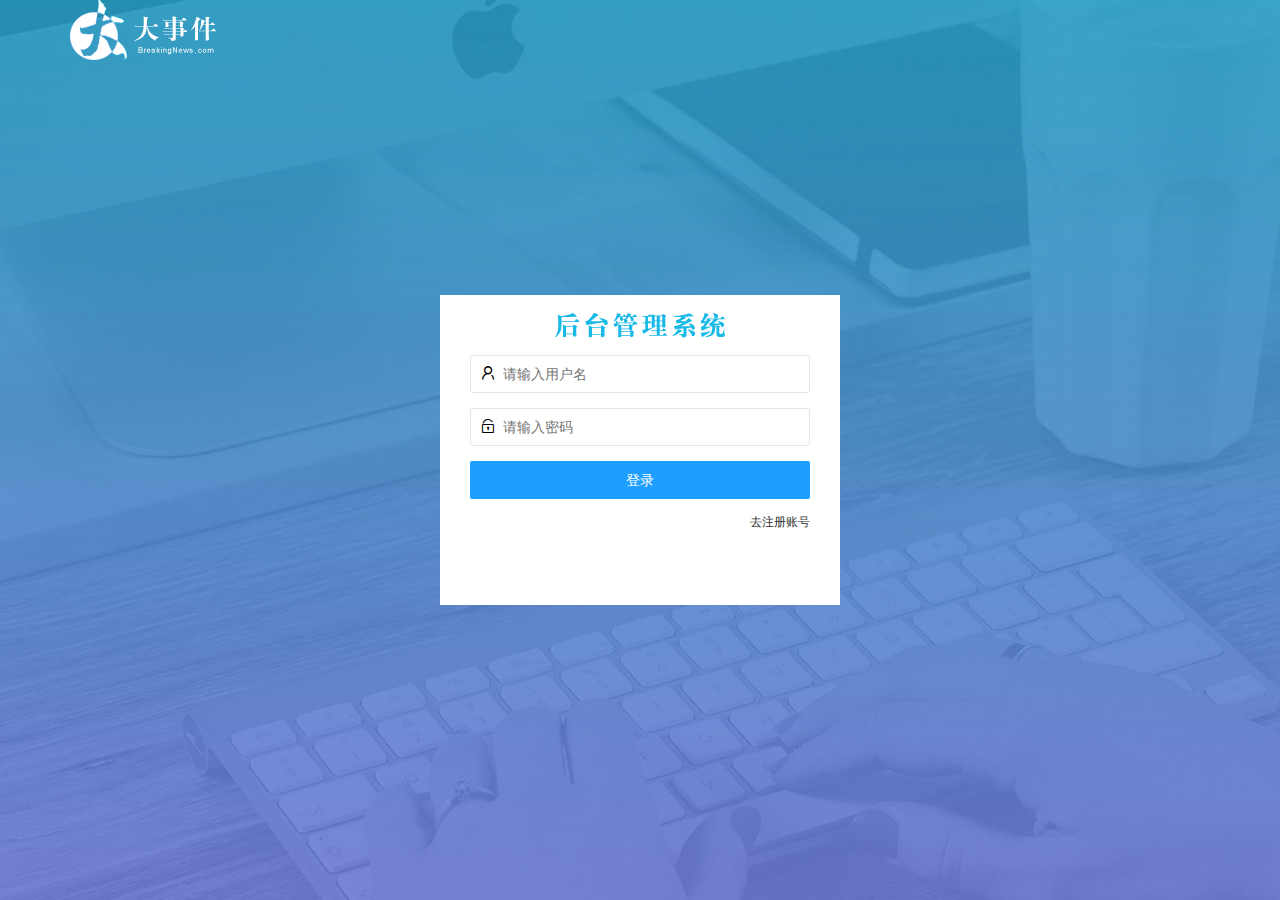
<file: login.html>
<!DOCTYPE html>
<html lang="en">

<head>
    <meta charset="UTF-8">
    <meta name="viewport" content="width=device-width, initial-scale=1.0">
    <title>大事件-登录/注册</title>
    <link rel="stylesheet" href="./assets/lib/layui/css/layui.css">
    <link rel="stylesheet" href="./assets/css/login.css">
</head>


<body>
    <!-- 头部logo -->
    <div class="layui-main">
        <img src="./assets/images/logo.png" alt="">
    </div>

    <!-- 登录注册 -->
    <div class="loginAndRegBox">
        <div class="titleBox"></div>
        <!-- 注册的div -->
        <div class="login-box">
            <form class="layui-form" action="" id="from_reg">
                <div class="layui-form-item">
                    <i class="layui-icon layui-icon-username"></i>
                    <input type="text" name="username" required lay-verify="required" placeholder="请输入用户名" autocomplete="off" class="layui-input">
                </div>
                <div class="layui-form-item">
                    <i class="layui-icon layui-icon-password"></i>
                    <input type="password" id="pwd" name="password" required lay-verify="required|pwd" placeholder="请输入密码" autocomplete="off" class="layui-input">
                </div>
                <div class="layui-form-item">
                    <i class="layui-icon layui-icon-password"></i>
                    <input type="password" name="repassword" required lay-verify="required|pwd|reqwd" placeholder="再次输确认密码" autocomplete="off" class="layui-input">
                </div>
                <div class="layui-form-item">
                    <button class="layui-btn  layui-btn-fluid  layui-btn-normal" lay-submit>注册</button>
                </div>
                <div class="layui-form-item" id="link">
                    <a href="javascript:;" id="link_reg">去登陆</a>
                </div>
            </form>

        </div>
        <!-- 登录的div -->
        <div class="reg-box">
            <form class="layui-form" action="" id="from-login">
                <div class="layui-form-item">
                    <i class="layui-icon layui-icon-username"></i>
                    <input type="text" name="username" required lay-verify="required" placeholder="请输入用户名" autocomplete="off" class="layui-input">
                </div>
                <div class="layui-form-item">
                    <i class="layui-icon layui-icon-password"></i>
                    <input type="password" name="password" required lay-verify="required|pwd" placeholder="请输入密码" autocomplete="off" class="layui-input">
                </div>
                <div class="layui-form-item">
                    <button class="layui-btn  layui-btn-fluid  layui-btn-normal" lay-submit>登录</button>
                </div>
                <div class="layui-form-item" id="link">
                    <a href="javascript:;" id="link_login">去注册账号</a>
                </div>
            </form>

        </div>
    </div>
    <script src="./assets/lib/layui/layui.all.js"></script>
    <script src="./assets/lib/jquery.js"></script>
    <script src="./assets/js/formate.js"></script>
    <script src="./assets/js/login.js"></script>
</body>

</html>
</file>
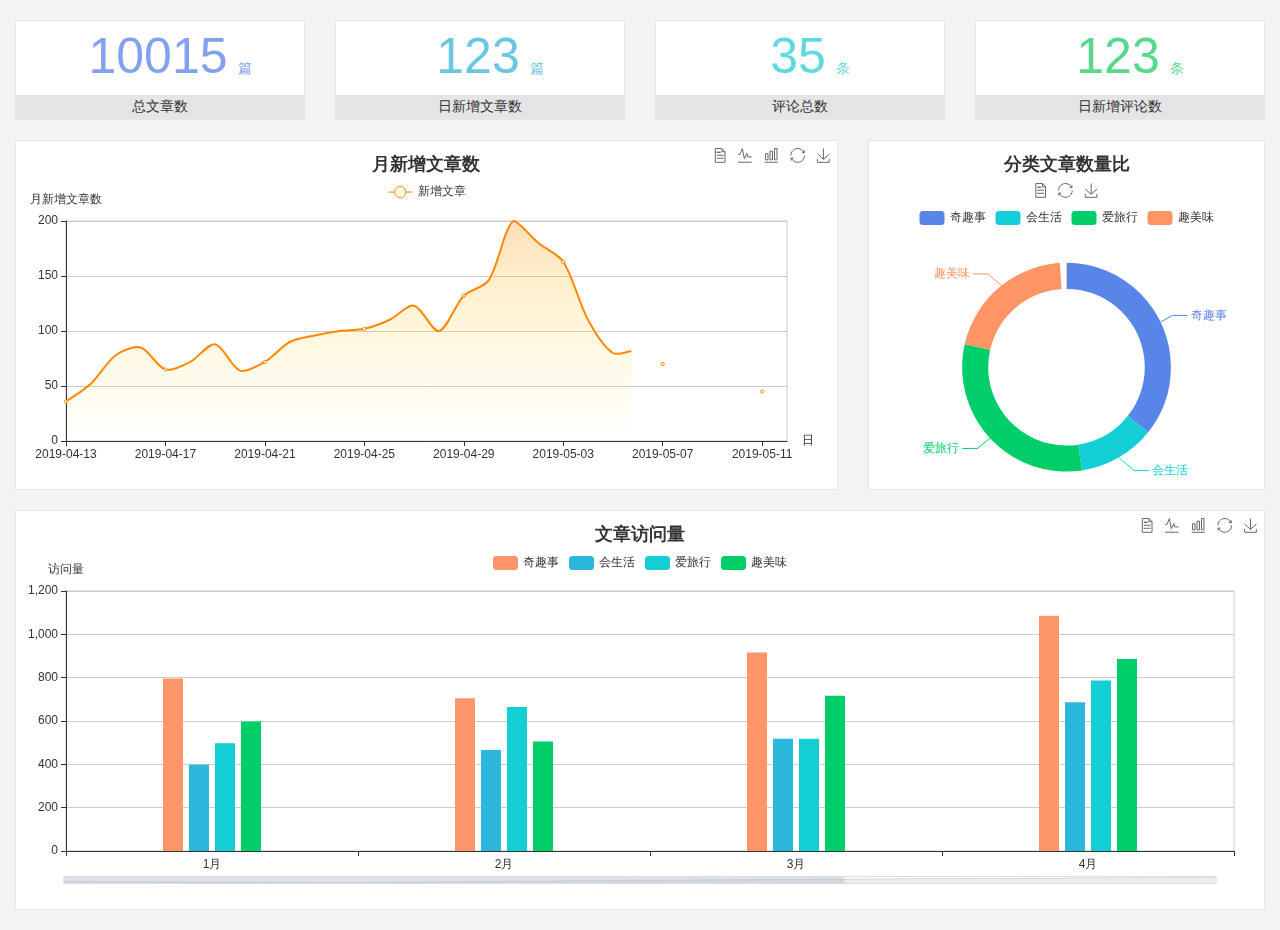
<file: home/dashboard.html>
<!DOCTYPE html>
<html lang="en">

<head>
    <meta charset="UTF-8">
    <meta name="viewport" content="width=device-width, initial-scale=1.0">
    <meta http-equiv="X-UA-Compatible" content="ie=edge">
    <title>图表统计</title>
    <link rel="stylesheet" href="../assets/lib/bootstrap.css" />
    <link rel="stylesheet" href="../assets/lib/main.css" />
    <script src="../assets/lib/jquery.js"></script>
    <script type="text/javascript" src="../assets/lib/echarts.min.js"></script>
</head>

<body>
    <div class="container-fluid">
        <div class="row spannel_list">
            <div class="col-sm-3 col-xs-6">
                <div class="spannel">
                    <em>10015</em><span>篇</span>
                    <b>总文章数</b>
                </div>
            </div>
            <div class="col-sm-3 col-xs-6">
                <div class="spannel scolor01">
                    <em>123</em><span>篇</span>
                    <b>日新增文章数</b>
                </div>
            </div>
            <div class="col-sm-3 col-xs-6">
                <div class="spannel scolor02">
                    <em>35</em><span>条</span>
                    <b>评论总数</b>
                </div>
            </div>
            <div class="col-sm-3 col-xs-6">
                <div class="spannel scolor03">
                    <em>123</em><span>条</span>
                    <b>日新增评论数</b>
                </div>
            </div>
        </div>
    </div>

    <div class="container-fluid">
        <div class="row curve-pie">
            <div class="col-lg-8 col-md-8">
                <div class="gragh_pannel" id="curve_show"></div>
            </div>
            <div class="col-lg-4 col-md-4">
                <div class="gragh_pannel" id="pie_show"></div>
            </div>
        </div>
    </div>

    <div class="container-fluid">
        <div class="column_pannel" id="column_show"></div>
    </div>

    <script>
        var oChart = echarts.init(document.getElementById('curve_show'));
        var aList_all = [{
            'count': 36,
            'date': '2019-04-13'
        }, {
            'count': 52,
            'date': '2019-04-14'
        }, {
            'count': 78,
            'date': '2019-04-15'
        }, {
            'count': 85,
            'date': '2019-04-16'
        }, {
            'count': 65,
            'date': '2019-04-17'
        }, {
            'count': 72,
            'date': '2019-04-18'
        }, {
            'count': 88,
            'date': '2019-04-19'
        }, {
            'count': 64,
            'date': '2019-04-20'
        }, {
            'count': 72,
            'date': '2019-04-21'
        }, {
            'count': 90,
            'date': '2019-04-22'
        }, {
            'count': 96,
            'date': '2019-04-23'
        }, {
            'count': 100,
            'date': '2019-04-24'
        }, {
            'count': 102,
            'date': '2019-04-25'
        }, {
            'count': 110,
            'date': '2019-04-26'
        }, {
            'count': 123,
            'date': '2019-04-27'
        }, {
            'count': 100,
            'date': '2019-04-28'
        }, {
            'count': 132,
            'date': '2019-04-29'
        }, {
            'count': 146,
            'date': '2019-04-30'
        }, {
            'count': 200,
            'date': '2019-05-01'
        }, {
            'count': 180,
            'date': '2019-05-02'
        }, {
            'count': 163,
            'date': '2019-05-03'
        }, {
            'count': 110,
            'date': '2019-05-04'
        }, {
            'count': 80,
            'date': '2019-05-05'
        }, {
            'count': 82,
            'date': '2019-05-06'
        }, {
            'count': 70,
            'date': '2019-05-07'
        }, {
            'count': 65,
            'date': '2019-05-08'
        }, {
            'count': 54,
            'date': '2019-05-09'
        }, {
            'count': 40,
            'date': '2019-05-10'
        }, {
            'count': 45,
            'date': '2019-05-11'
        }, {
            'count': 38,
            'date': '2019-05-12'
        }, ];

        let aCount = [];
        let aDate = [];

        for (var i = 0; i < aList_all.length; i++) {
            aCount.push(aList_all[i].count);
            aDate.push(aList_all[i].date);
        }

        var chartopt = {
            title: {
                text: '月新增文章数',
                left: 'center',
                top: '10'
            },
            tooltip: {
                trigger: 'axis'
            },
            legend: {
                data: ['新增文章'],
                top: '40'
            },
            toolbox: {
                show: true,
                feature: {
                    mark: {
                        show: true
                    },
                    dataView: {
                        show: true,
                        readOnly: false
                    },
                    magicType: {
                        show: true,
                        type: ['line', 'bar']
                    },
                    restore: {
                        show: true
                    },
                    saveAsImage: {
                        show: true
                    }
                }
            },
            calculable: true,
            xAxis: [{
                name: '日',
                type: 'category',
                boundaryGap: false,
                data: aDate
            }],
            yAxis: [{
                name: '月新增文章数',
                type: 'value'
            }],
            series: [{
                name: '新增文章',
                type: 'line',
                smooth: true,
                itemStyle: {
                    normal: {
                        areaStyle: {
                            type: 'default'
                        },
                        color: '#f80'
                    },
                    lineStyle: {
                        color: '#f80'
                    }
                },
                data: aCount
            }],
            areaStyle: {
                normal: {
                    color: new echarts.graphic.LinearGradient(0, 0, 0, 1, [{
                        offset: 0,
                        color: 'rgba(255,136,0,0.39)'
                    }, {
                        offset: .34,
                        color: 'rgba(255,180,0,0.25)'
                    }, {
                        offset: 1,
                        color: 'rgba(255,222,0,0.00)'
                    }])

                }
            },
            grid: {
                show: true,
                x: 50,
                x2: 50,
                y: 80,
                height: 220
            }
        };

        oChart.setOption(chartopt);


        var oPie = echarts.init(document.getElementById('pie_show'));
        var oPieopt = {
            title: {
                top: 10,
                text: '分类文章数量比',
                x: 'center'
            },
            tooltip: {
                trigger: 'item',
                formatter: "{a} <br/>{b} : {c} ({d}%)"
            },
            color: ['#5885e8', '#13cfd5', '#00ce68', '#ff9565'],
            legend: {
                x: 'center',
                top: 65,
                data: ['奇趣事', '会生活', '爱旅行', '趣美味']
            },
            toolbox: {
                show: true,
                x: 'center',
                top: 35,
                feature: {
                    mark: {
                        show: true
                    },
                    dataView: {
                        show: true,
                        readOnly: false
                    },
                    magicType: {
                        show: true,
                        type: ['pie', 'funnel'],
                        option: {
                            funnel: {
                                x: '25%',
                                width: '50%',
                                funnelAlign: 'left',
                                max: 1548
                            }
                        }
                    },
                    restore: {
                        show: true
                    },
                    saveAsImage: {
                        show: true
                    }
                }
            },
            calculable: true,
            series: [{
                name: '访问来源',
                type: 'pie',
                radius: ['45%', '60%'],
                center: ['50%', '65%'],
                data: [{
                    value: 300,
                    name: '奇趣事'
                }, {
                    value: 100,
                    name: '会生活'
                }, {
                    value: 260,
                    name: '爱旅行'
                }, {
                    value: 180,
                    name: '趣美味'
                }]
            }]
        };
        oPie.setOption(oPieopt);



        var oColumn = this.echarts.init(document.getElementById('column_show'));
        var oColumnopt = {
            title: {
                text: '文章访问量',
                left: 'center',
                top: '10'
            },
            tooltip: {
                trigger: 'axis'
            },
            legend: {
                data: ['奇趣事', '会生活', '爱旅行', '趣美味'],
                top: '40'
            },
            toolbox: {
                show: true,
                feature: {
                    mark: {
                        show: true
                    },
                    dataView: {
                        show: true,
                        readOnly: false
                    },
                    magicType: {
                        show: true,
                        type: ['line', 'bar']
                    },
                    restore: {
                        show: true
                    },
                    saveAsImage: {
                        show: true
                    }
                }
            },
            calculable: true,
            xAxis: [{
                type: 'category',
                data: ['1月', '2月', '3月', '4月', '5月']
            }],
            yAxis: [{
                name: '访问量',
                type: 'value'
            }],
            series: [{
                name: '奇趣事',
                type: 'bar',
                barWidth: 20,
                itemStyle: {
                    normal: {
                        areaStyle: {
                            type: 'default'
                        },
                        color: '#fd956a'
                    }
                },
                data: [800, 708, 920, 1090, 1200]
            }, {
                name: '会生活',
                type: 'bar',
                barWidth: 20,
                itemStyle: {
                    normal: {
                        areaStyle: {
                            type: 'default'
                        },
                        color: '#2bb6db'
                    }
                },
                data: [400, 468, 520, 690, 800]
            }, {
                name: '爱旅行',
                type: 'bar',
                barWidth: 20,
                itemStyle: {
                    normal: {
                        areaStyle: {
                            type: 'default'
                        },
                        color: '#13cfd5'
                    }
                },
                data: [500, 668, 520, 790, 900]
            }, {
                name: '趣美味',
                type: 'bar',
                barWidth: 20,
                itemStyle: {
                    normal: {
                        areaStyle: {
                            type: 'default'
                        },
                        color: '#00ce68'
                    }
                },
                data: [600, 508, 720, 890, 1000]
            }],
            grid: {
                show: true,
                x: 50,
                x2: 30,
                y: 80,
                height: 260
            },
            dataZoom: [ //给x轴设置滚动条
                {
                    start: 0, //默认为0
                    end: 100 - 1000 / 31, //默认为100
                    type: 'slider',
                    show: true,
                    xAxisIndex: [0],
                    handleSize: 0, //滑动条的 左右2个滑动条的大小
                    height: 8, //组件高度
                    left: 45, //左边的距离
                    right: 50, //右边的距离
                    bottom: 26, //右边的距离
                    handleColor: '#ddd', //h滑动图标的颜色
                    handleStyle: {
                        borderColor: "#cacaca",
                        borderWidth: "1",
                        shadowBlur: 2,
                        background: "#ddd",
                        shadowColor: "#ddd",
                    }
                }
            ]
        };
        oColumn.setOption(oColumnopt);
    </script>
</body>

</html>
</file>
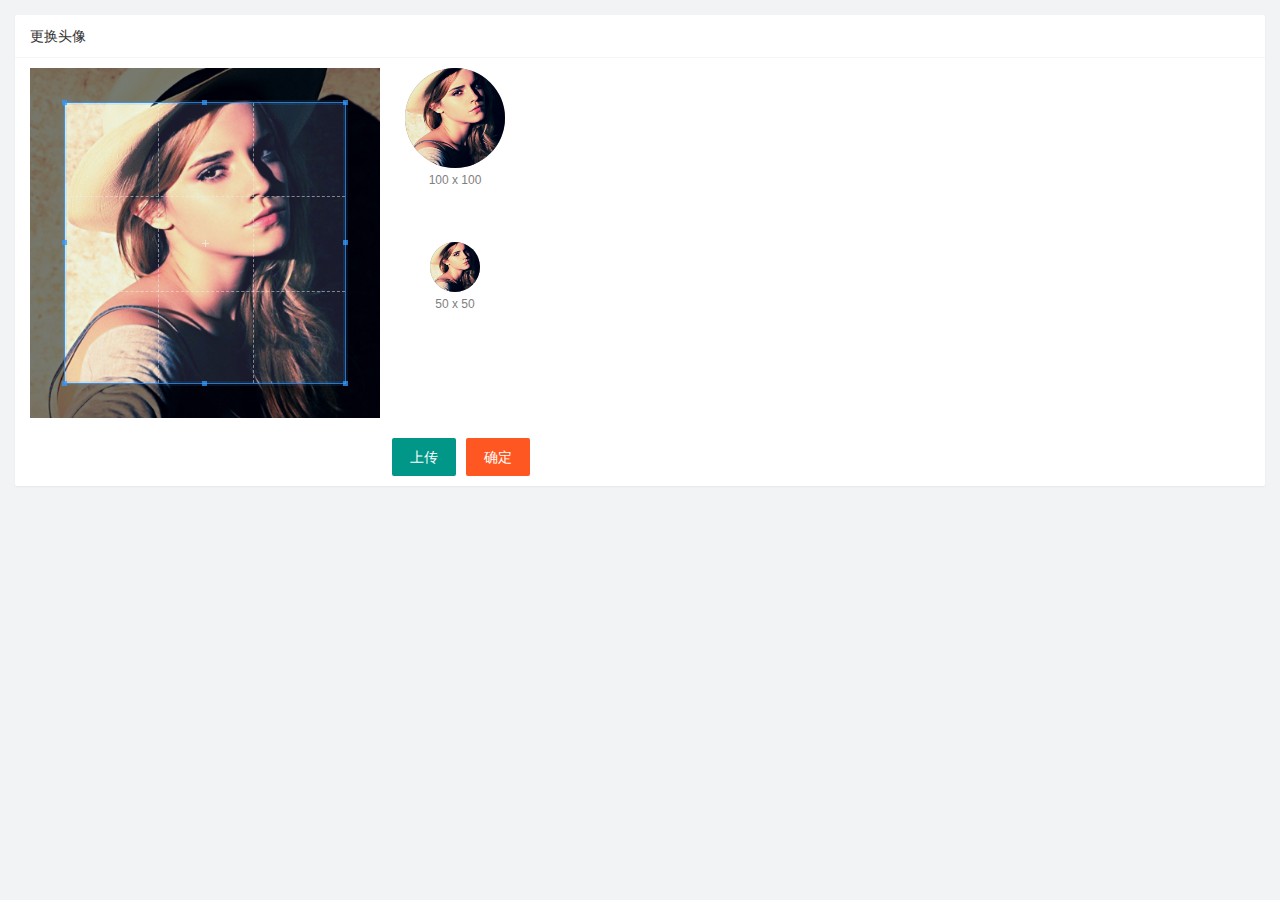
<file: user/user-avatar.html>
<!DOCTYPE html>
<html lang="en">

<head>
    <meta charset="UTF-8">
    <meta name="viewport" content="width=device-width, initial-scale=1.0">
    <title>Document</title>
    <link rel="stylesheet" href="../assets/lib/layui/css/layui.css">
    <link rel="stylesheet" href="/assets/lib/cropper/cropper.css" />
    <link rel="stylesheet" href="../assets/css/user/user-avatar.css">
</head>

<body>
    <div class="layui-card">
        <div class="layui-card-header">更换头像</div>
        <div class="layui-card-body">
            <!-- 第一行的图片裁剪和预览区域 -->
            <div class="row1">
                <!-- 图片裁剪区域 -->
                <div class="cropper-box">
                    <!-- 这个 img 标签很重要，将来会把它初始化为裁剪区域 -->
                    <img id="image" src="/assets/images/sample.jpg" />
                </div>
                <!-- 图片的预览区域 -->
                <div class="preview-box">
                    <div>
                        <!-- 宽高为 100px 的预览区域 -->
                        <div class="img-preview w100"></div>
                        <p class="size">100 x 100</p>
                    </div>
                    <div>
                        <!-- 宽高为 50px 的预览区域 -->
                        <div class="img-preview w50"></div>
                        <p class="size">50 x 50</p>
                    </div>
                </div>
            </div>

            <!-- 第二行的按钮区域 -->
            <div class="row2">
                <input type="file" id="myfile" accept="image/png" />
                <button type="button" class="layui-btn" id="btn">上传</button>
                <button type="button" class="layui-btn layui-btn-danger" id="btn-req">确定</button>
            </div>

        </div>
    </div>
    <script src="../assets/lib/layui/layui.all.js"></script>
    <script src="/assets/lib/jquery.js"></script>
    <script src="/assets/lib/cropper/Cropper.js"></script>
    <script src="/assets/lib/cropper/jquery-cropper.js"></script>
    <script src="../assets/js/formate.js"></script>
    <script src="../assets/js/user/user-avatar.js"></script>
</body>

</html>
</file>
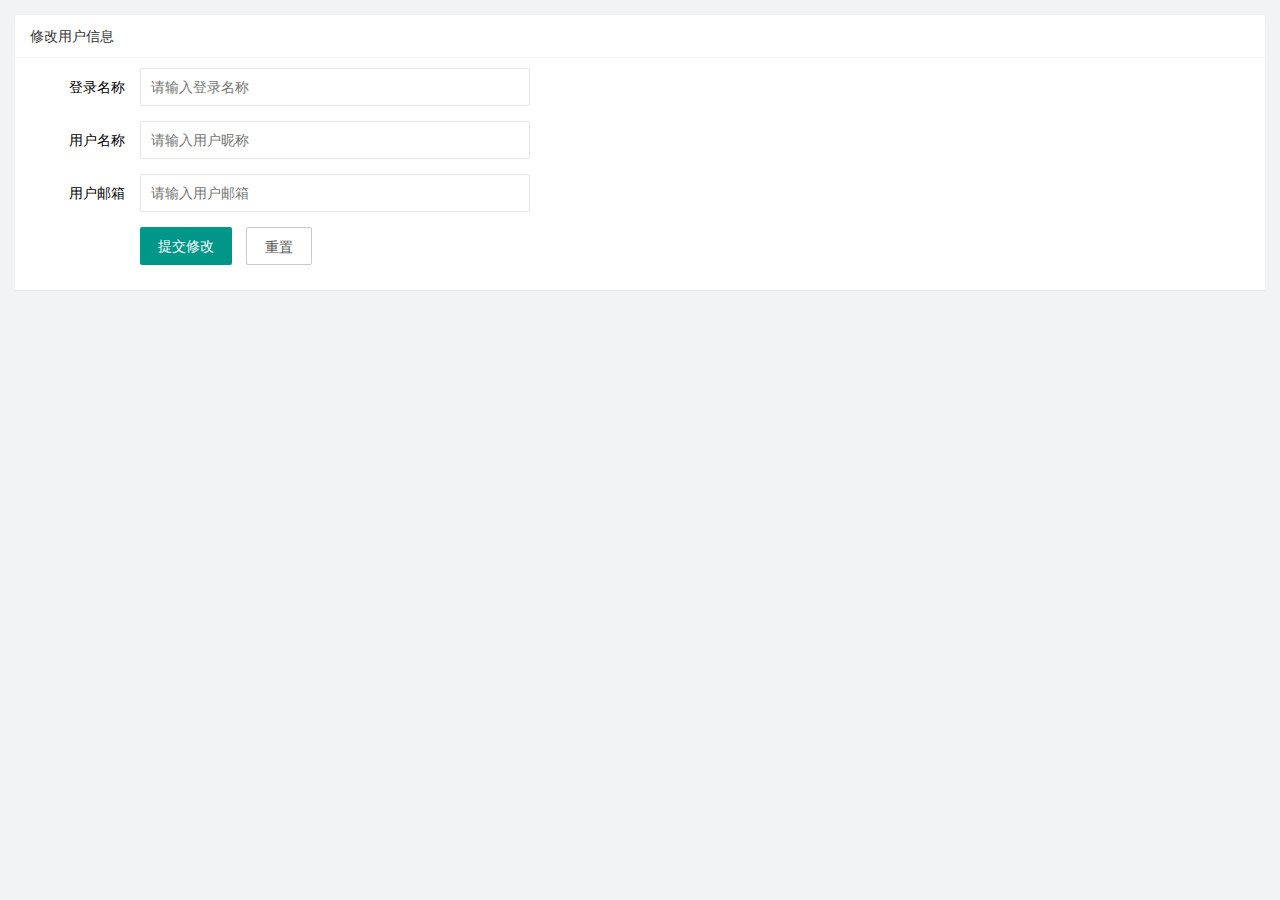
<file: user/user-info.html>
<!DOCTYPE html>
<html lang="en">

<head>
    <meta charset="UTF-8">
    <meta name="viewport" content="width=device-width, initial-scale=1.0">
    <title>Document</title>
    <link rel="stylesheet" href="../assets/lib/layui/css/layui.css">
    <link rel="stylesheet" href="../assets/css/user/user-info.css">
</head>

<body>
    <div class="layui-card">
        <div class="layui-card-header">修改用户信息</div>
        <div class="layui-card-body">
            <form class="layui-form" lay-filter="formUserInfo">
                <input type="hidden" name="id">
                <div class="layui-form-item">
                    <label class="layui-form-label">登录名称</label>
                    <div class="layui-input-block">
                        <input type="text" name="username" required lay-verify="required" placeholder="请输入登录名称" autocomplete="off" class="layui-input" readonly>
                    </div>
                </div>
                <div class="layui-form-item">
                    <label class="layui-form-label">用户名称</label>
                    <div class="layui-input-block">
                        <input type="text" name="nickname" required lay-verify="required|pass" placeholder="请输入用户昵称" autocomplete="off" class="layui-input">
                    </div>
                </div>
                <div class="layui-form-item">
                    <label class="layui-form-label">用户邮箱</label>
                    <div class="layui-input-block">
                        <input type="text" name="email" required lay-verify="required|email" placeholder="请输入用户邮箱" autocomplete="off" class="layui-input">
                    </div>
                </div>
                <div class="layui-form-item">
                    <div class="layui-input-block">
                        <button class="layui-btn" lay-submit lay-filter="formDemo">提交修改</button>
                        <button type="reset" class="layui-btn layui-btn-primary" id="btnReset">重置</button>
                    </div>
                </div>
            </form>
        </div>
    </div>
    <script src="../assets/lib/layui/layui.all.js"></script>
    <script src="../assets/lib/jquery.js"></script>
    <script src="../assets/js/formate.js"></script>
    <script src="../assets/js/user/user-info.js"></script>
</body>

</html>
</file>
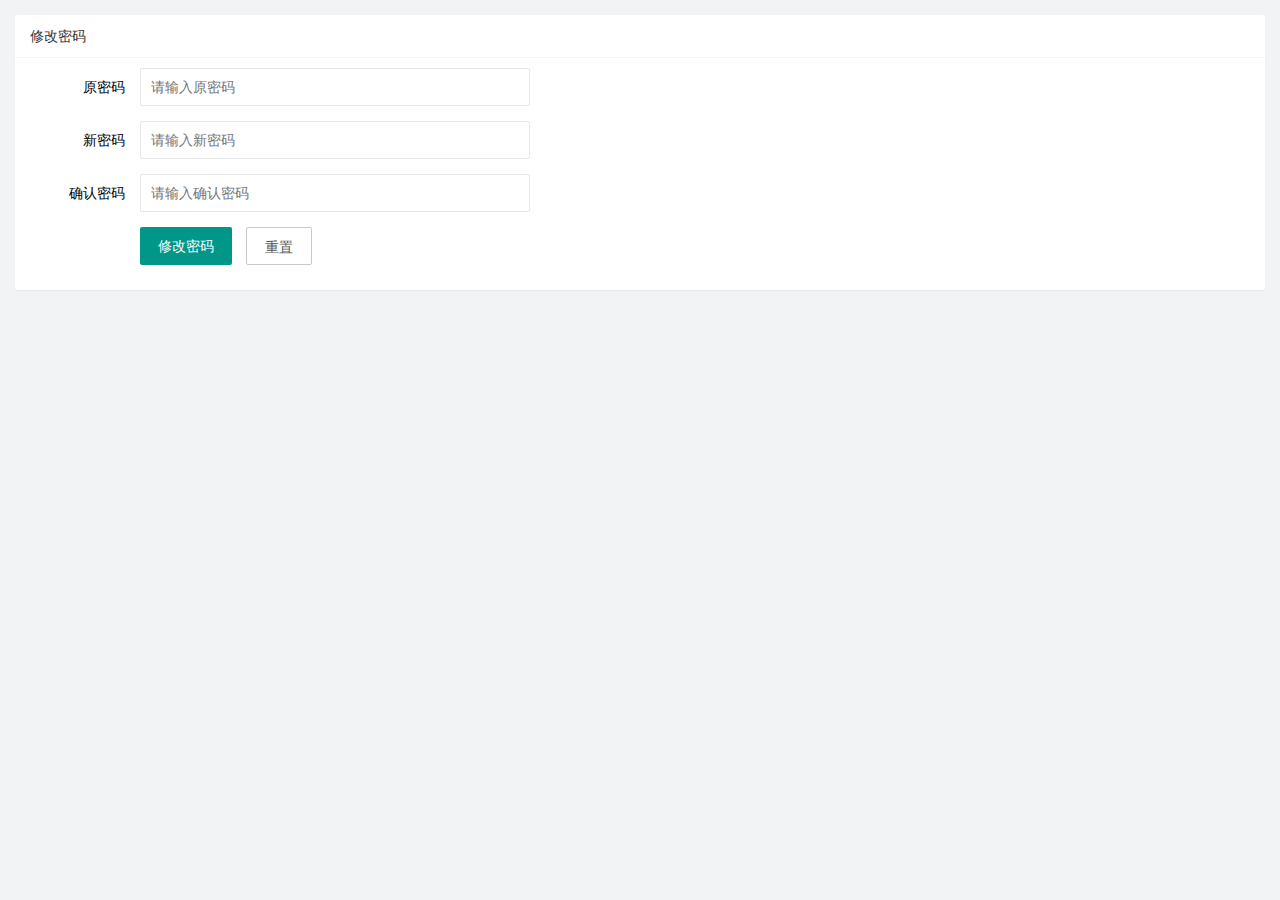
<file: user/user-repwd.html>
<!DOCTYPE html>
<html lang="en">

<head>
    <meta charset="UTF-8">
    <meta name="viewport" content="width=device-width, initial-scale=1.0">
    <title>Document</title>
    <link rel="stylesheet" href="../assets/lib/layui/css/layui.css">
    <link rel="stylesheet" href="../assets/css/user/user-repwd.css">
</head>

<body>
    <div class="layui-card">
        <div class="layui-card-header">修改密码</div>
        <div class="layui-card-body">
            <form class="layui-form" lay-filter="formUserInfo">
                <input type="hidden" name="id">
                <div class="layui-form-item">
                    <label class="layui-form-label">原密码</label>
                    <div class="layui-input-block">
                        <input type="password" name="oldPwd" required lay-verify="required|pwd" placeholder="请输入原密码" autocomplete="off" class="layui-input">
                    </div>
                </div>
                <div class="layui-form-item">
                    <label class="layui-form-label">新密码</label>
                    <div class="layui-input-block">
                        <input type="password" name="newPwd" required lay-verify="required|pwd|newpwd" placeholder="请输入新密码" autocomplete="off" class="layui-input">
                    </div>
                </div>
                <div class="layui-form-item">
                    <label class="layui-form-label">确认密码</label>
                    <div class="layui-input-block">
                        <input type="password" name="renewPwd" required lay-verify="required|pwd|repwd" placeholder="请输入确认密码" autocomplete="off" class="layui-input">
                    </div>
                </div>
                <div class="layui-form-item">
                    <div class="layui-input-block">
                        <button class="layui-btn" lay-submit lay-filter="formDemo">修改密码</button>
                        <button type="reset" class="layui-btn layui-btn-primary" id="btnReset">重置</button>
                    </div>
                </div>
            </form>
        </div>
    </div>
    <script src="../assets/lib/layui/layui.all.js"></script>
    <script src="../assets/lib/jquery.js"></script>
    <script src="../assets/js/formate.js"></script>
    <script src="../assets/js/user/user-repwd.js"></script>
</body>

</html>
</file>
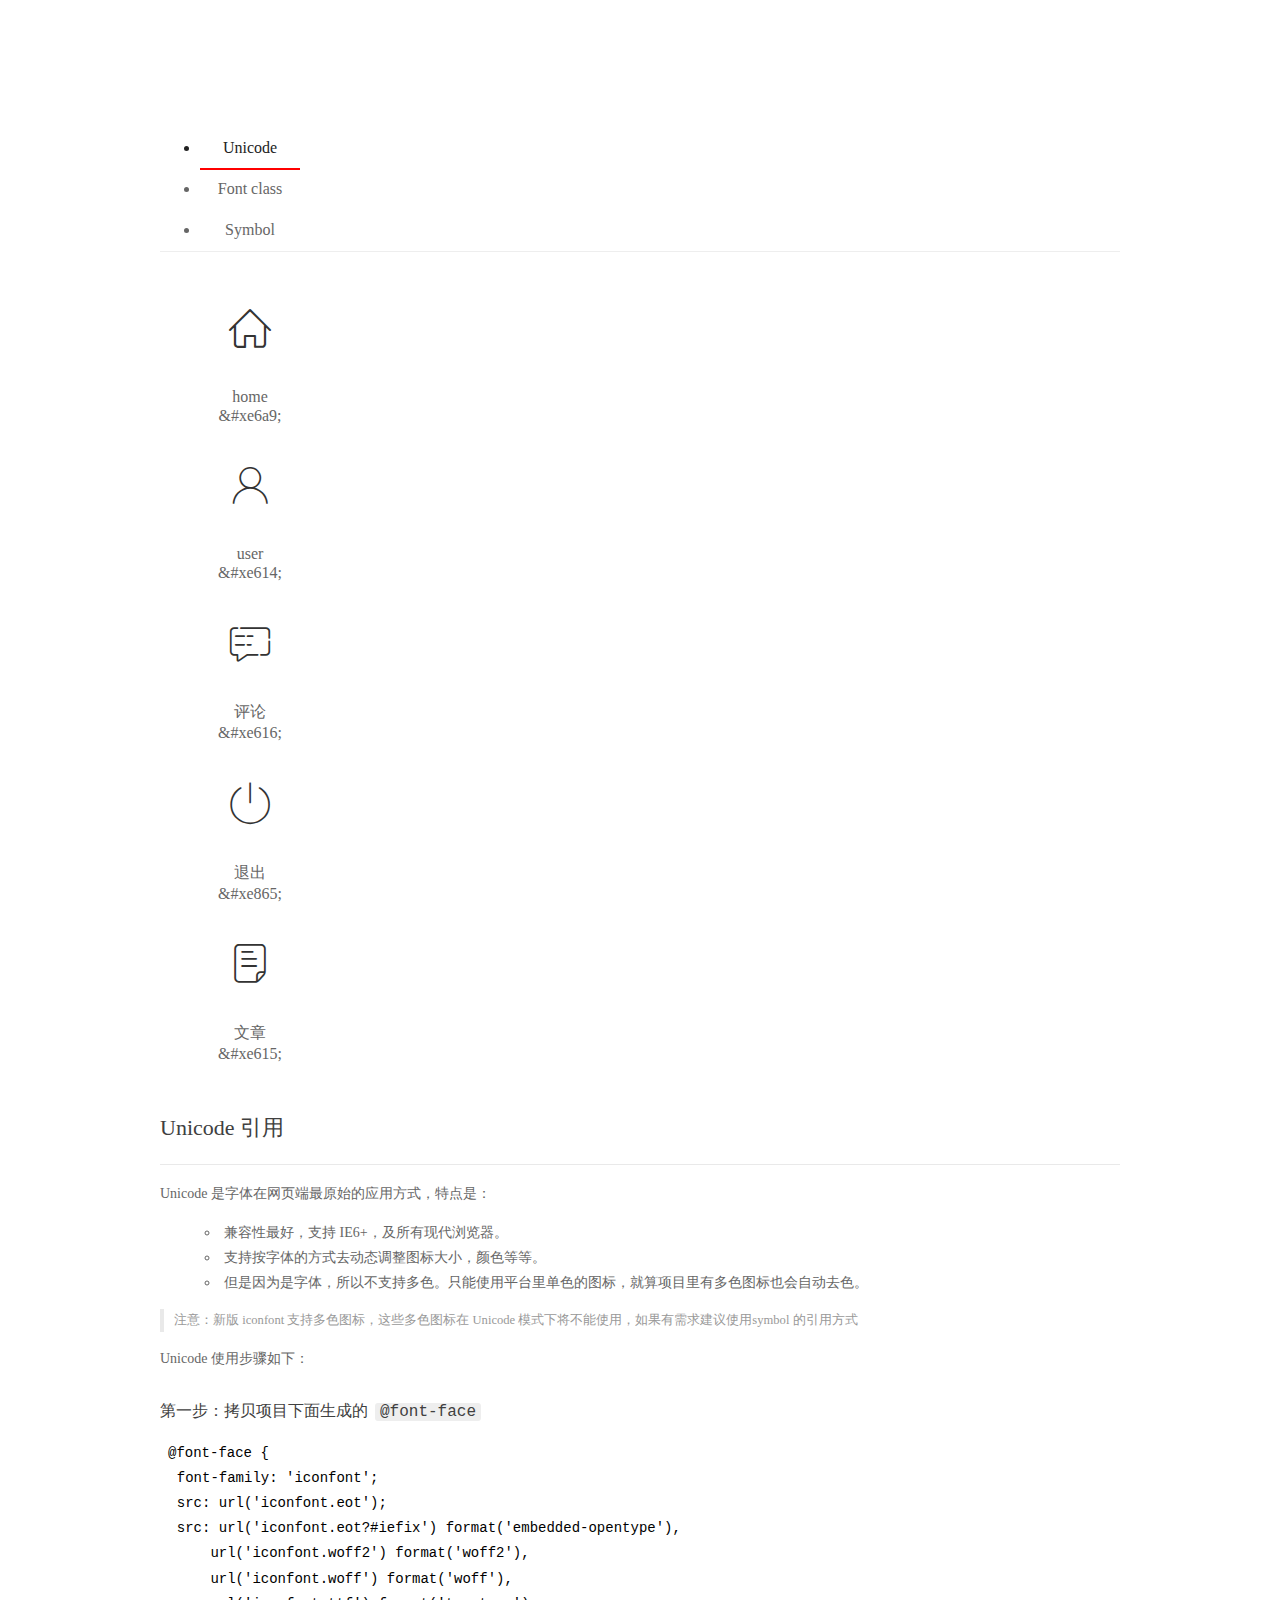
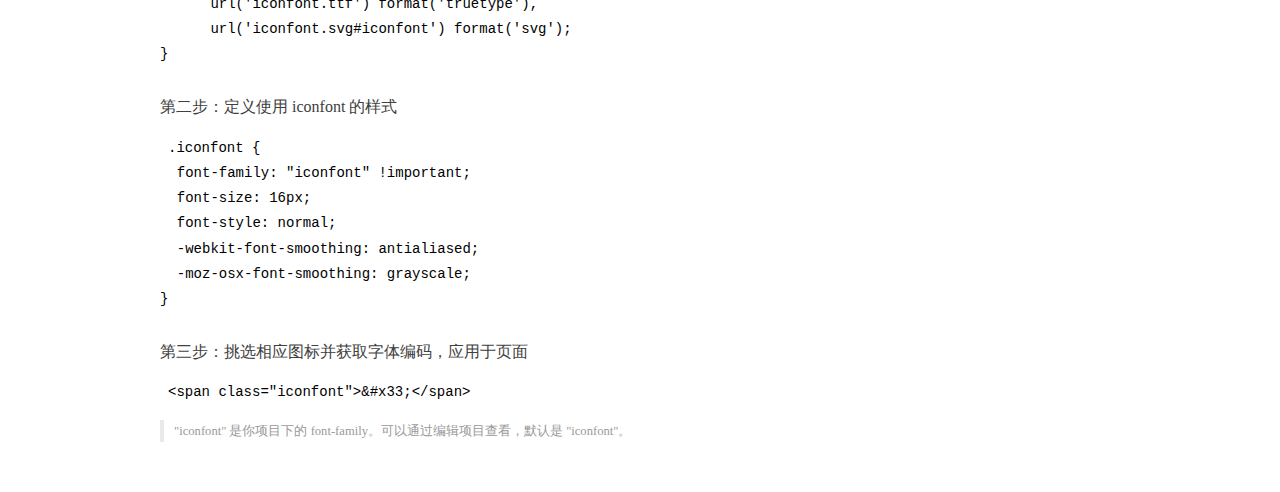
<file: assets/fonts/demo_index.html>
<!DOCTYPE html>
<html>
<head>
  <meta charset="utf-8"/>
  <title>IconFont Demo</title>
  <link rel="shortcut icon" href="https://gtms04.alicdn.com/tps/i4/TB1_oz6GVXXXXaFXpXXJDFnIXXX-64-64.ico" type="image/x-icon"/>
  <link rel="stylesheet" href="https://g.alicdn.com/thx/cube/1.3.2/cube.min.css">
  <link rel="stylesheet" href="demo.css">
  <link rel="stylesheet" href="iconfont.css">
  <script src="iconfont.js"></script>
  <!-- jQuery -->
  <script src="https://a1.alicdn.com/oss/uploads/2018/12/26/7bfddb60-08e8-11e9-9b04-53e73bb6408b.js"></script>
  <!-- 代码高亮 -->
  <script src="https://a1.alicdn.com/oss/uploads/2018/12/26/a3f714d0-08e6-11e9-8a15-ebf944d7534c.js"></script>
</head>
<body>
  <div class="main">
    <h1 class="logo"><a href="https://www.iconfont.cn/" title="iconfont 首页" target="_blank">&#xe86b;</a></h1>
    <div class="nav-tabs">
      <ul id="tabs" class="dib-box">
        <li class="dib active"><span>Unicode</span></li>
        <li class="dib"><span>Font class</span></li>
        <li class="dib"><span>Symbol</span></li>
      </ul>
      
    </div>
    <div class="tab-container">
      <div class="content unicode" style="display: block;">
          <ul class="icon_lists dib-box">
          
            <li class="dib">
              <span class="icon iconfont">&#xe6a9;</span>
                <div class="name">home</div>
                <div class="code-name">&amp;#xe6a9;</div>
              </li>
          
            <li class="dib">
              <span class="icon iconfont">&#xe614;</span>
                <div class="name">user</div>
                <div class="code-name">&amp;#xe614;</div>
              </li>
          
            <li class="dib">
              <span class="icon iconfont">&#xe616;</span>
                <div class="name">评论</div>
                <div class="code-name">&amp;#xe616;</div>
              </li>
          
            <li class="dib">
              <span class="icon iconfont">&#xe865;</span>
                <div class="name">退出</div>
                <div class="code-name">&amp;#xe865;</div>
              </li>
          
            <li class="dib">
              <span class="icon iconfont">&#xe615;</span>
                <div class="name">文章</div>
                <div class="code-name">&amp;#xe615;</div>
              </li>
          
          </ul>
          <div class="article markdown">
          <h2 id="unicode-">Unicode 引用</h2>
          <hr>

          <p>Unicode 是字体在网页端最原始的应用方式，特点是：</p>
          <ul>
            <li>兼容性最好，支持 IE6+，及所有现代浏览器。</li>
            <li>支持按字体的方式去动态调整图标大小，颜色等等。</li>
            <li>但是因为是字体，所以不支持多色。只能使用平台里单色的图标，就算项目里有多色图标也会自动去色。</li>
          </ul>
          <blockquote>
            <p>注意：新版 iconfont 支持多色图标，这些多色图标在 Unicode 模式下将不能使用，如果有需求建议使用symbol 的引用方式</p>
          </blockquote>
          <p>Unicode 使用步骤如下：</p>
          <h3 id="-font-face">第一步：拷贝项目下面生成的 <code>@font-face</code></h3>
<pre><code class="language-css"
>@font-face {
  font-family: 'iconfont';
  src: url('iconfont.eot');
  src: url('iconfont.eot?#iefix') format('embedded-opentype'),
      url('iconfont.woff2') format('woff2'),
      url('iconfont.woff') format('woff'),
      url('iconfont.ttf') format('truetype'),
      url('iconfont.svg#iconfont') format('svg');
}
</code></pre>
          <h3 id="-iconfont-">第二步：定义使用 iconfont 的样式</h3>
<pre><code class="language-css"
>.iconfont {
  font-family: "iconfont" !important;
  font-size: 16px;
  font-style: normal;
  -webkit-font-smoothing: antialiased;
  -moz-osx-font-smoothing: grayscale;
}
</code></pre>
          <h3 id="-">第三步：挑选相应图标并获取字体编码，应用于页面</h3>
<pre>
<code class="language-html"
>&lt;span class="iconfont"&gt;&amp;#x33;&lt;/span&gt;
</code></pre>
          <blockquote>
            <p>"iconfont" 是你项目下的 font-family。可以通过编辑项目查看，默认是 "iconfont"。</p>
          </blockquote>
          </div>
      </div>
      <div class="content font-class">
        <ul class="icon_lists dib-box">
          
          <li class="dib">
            <span class="icon iconfont icon-home"></span>
            <div class="name">
              home
            </div>
            <div class="code-name">.icon-home
            </div>
          </li>
          
          <li class="dib">
            <span class="icon iconfont icon-user"></span>
            <div class="name">
              user
            </div>
            <div class="code-name">.icon-user
            </div>
          </li>
          
          <li class="dib">
            <span class="icon iconfont icon-pinglun"></span>
            <div class="name">
              评论
            </div>
            <div class="code-name">.icon-pinglun
            </div>
          </li>
          
          <li class="dib">
            <span class="icon iconfont icon-tuichu"></span>
            <div class="name">
              退出
            </div>
            <div class="code-name">.icon-tuichu
            </div>
          </li>
          
          <li class="dib">
            <span class="icon iconfont icon-16"></span>
            <div class="name">
              文章
            </div>
            <div class="code-name">.icon-16
            </div>
          </li>
          
        </ul>
        <div class="article markdown">
        <h2 id="font-class-">font-class 引用</h2>
        <hr>

        <p>font-class 是 Unicode 使用方式的一种变种，主要是解决 Unicode 书写不直观，语意不明确的问题。</p>
        <p>与 Unicode 使用方式相比，具有如下特点：</p>
        <ul>
          <li>兼容性良好，支持 IE8+，及所有现代浏览器。</li>
          <li>相比于 Unicode 语意明确，书写更直观。可以很容易分辨这个 icon 是什么。</li>
          <li>因为使用 class 来定义图标，所以当要替换图标时，只需要修改 class 里面的 Unicode 引用。</li>
          <li>不过因为本质上还是使用的字体，所以多色图标还是不支持的。</li>
        </ul>
        <p>使用步骤如下：</p>
        <h3 id="-fontclass-">第一步：引入项目下面生成的 fontclass 代码：</h3>
<pre><code class="language-html">&lt;link rel="stylesheet" href="./iconfont.css"&gt;
</code></pre>
        <h3 id="-">第二步：挑选相应图标并获取类名，应用于页面：</h3>
<pre><code class="language-html">&lt;span class="iconfont icon-xxx"&gt;&lt;/span&gt;
</code></pre>
        <blockquote>
          <p>"
            iconfont" 是你项目下的 font-family。可以通过编辑项目查看，默认是 "iconfont"。</p>
        </blockquote>
      </div>
      </div>
      <div class="content symbol">
          <ul class="icon_lists dib-box">
          
            <li class="dib">
                <svg class="icon svg-icon" aria-hidden="true">
                  <use xlink:href="#icon-home"></use>
                </svg>
                <div class="name">home</div>
                <div class="code-name">#icon-home</div>
            </li>
          
            <li class="dib">
                <svg class="icon svg-icon" aria-hidden="true">
                  <use xlink:href="#icon-user"></use>
                </svg>
                <div class="name">user</div>
                <div class="code-name">#icon-user</div>
            </li>
          
            <li class="dib">
                <svg class="icon svg-icon" aria-hidden="true">
                  <use xlink:href="#icon-pinglun"></use>
                </svg>
                <div class="name">评论</div>
                <div class="code-name">#icon-pinglun</div>
            </li>
          
            <li class="dib">
                <svg class="icon svg-icon" aria-hidden="true">
                  <use xlink:href="#icon-tuichu"></use>
                </svg>
                <div class="name">退出</div>
                <div class="code-name">#icon-tuichu</div>
            </li>
          
            <li class="dib">
                <svg class="icon svg-icon" aria-hidden="true">
                  <use xlink:href="#icon-16"></use>
                </svg>
                <div class="name">文章</div>
                <div class="code-name">#icon-16</div>
            </li>
          
          </ul>
          <div class="article markdown">
          <h2 id="symbol-">Symbol 引用</h2>
          <hr>

          <p>这是一种全新的使用方式，应该说这才是未来的主流，也是平台目前推荐的用法。相关介绍可以参考这篇<a href="">文章</a>
            这种用法其实是做了一个 SVG 的集合，与另外两种相比具有如下特点：</p>
          <ul>
            <li>支持多色图标了，不再受单色限制。</li>
            <li>通过一些技巧，支持像字体那样，通过 <code>font-size</code>, <code>color</code> 来调整样式。</li>
            <li>兼容性较差，支持 IE9+，及现代浏览器。</li>
            <li>浏览器渲染 SVG 的性能一般，还不如 png。</li>
          </ul>
          <p>使用步骤如下：</p>
          <h3 id="-symbol-">第一步：引入项目下面生成的 symbol 代码：</h3>
<pre><code class="language-html">&lt;script src="./iconfont.js"&gt;&lt;/script&gt;
</code></pre>
          <h3 id="-css-">第二步：加入通用 CSS 代码（引入一次就行）：</h3>
<pre><code class="language-html">&lt;style&gt;
.icon {
  width: 1em;
  height: 1em;
  vertical-align: -0.15em;
  fill: currentColor;
  overflow: hidden;
}
&lt;/style&gt;
</code></pre>
          <h3 id="-">第三步：挑选相应图标并获取类名，应用于页面：</h3>
<pre><code class="language-html">&lt;svg class="icon" aria-hidden="true"&gt;
  &lt;use xlink:href="#icon-xxx"&gt;&lt;/use&gt;
&lt;/svg&gt;
</code></pre>
          </div>
      </div>

    </div>
  </div>
  <script>
  $(document).ready(function () {
      $('.tab-container .content:first').show()

      $('#tabs li').click(function (e) {
        var tabContent = $('.tab-container .content')
        var index = $(this).index()

        if ($(this).hasClass('active')) {
          return
        } else {
          $('#tabs li').removeClass('active')
          $(this).addClass('active')

          tabContent.hide().eq(index).fadeIn()
        }
      })
    })
  </script>
</body>
</html>
</file>
<file: assets/lib/layui/css/layui.css>
/** layui-v2.5.5 MIT License By https://www.layui.com */
 .layui-inline,img{display:inline-block;vertical-align:middle}h1,h2,h3,h4,h5,h6{font-weight:400}.layui-edge,.layui-header,.layui-inline,.layui-main{position:relative}.layui-body,.layui-edge,.layui-elip{overflow:hidden}.layui-btn,.layui-edge,.layui-inline,img{vertical-align:middle}.layui-btn,.layui-disabled,.layui-icon,.layui-unselect{-moz-user-select:none;-webkit-user-select:none;-ms-user-select:none}.layui-elip,.layui-form-checkbox span,.layui-form-pane .layui-form-label{text-overflow:ellipsis;white-space:nowrap}.layui-breadcrumb,.layui-tree-btnGroup{visibility:hidden}blockquote,body,button,dd,div,dl,dt,form,h1,h2,h3,h4,h5,h6,input,li,ol,p,pre,td,textarea,th,ul{margin:0;padding:0;-webkit-tap-highlight-color:rgba(0,0,0,0)}a:active,a:hover{outline:0}img{border:none}li{list-style:none}table{border-collapse:collapse;border-spacing:0}h4,h5,h6{font-size:100%}button,input,optgroup,option,select,textarea{font-family:inherit;font-size:inherit;font-style:inherit;font-weight:inherit;outline:0}pre{white-space:pre-wrap;white-space:-moz-pre-wrap;white-space:-pre-wrap;white-space:-o-pre-wrap;word-wrap:break-word}body{line-height:24px;font:14px Helvetica Neue,Helvetica,PingFang SC,Tahoma,Arial,sans-serif}hr{height:1px;margin:10px 0;border:0;clear:both}a{color:#333;text-decoration:none}a:hover{color:#777}a cite{font-style:normal;*cursor:pointer}.layui-border-box,.layui-border-box *{box-sizing:border-box}.layui-box,.layui-box *{box-sizing:content-box}.layui-clear{clear:both;*zoom:1}.layui-clear:after{content:'\20';clear:both;*zoom:1;display:block;height:0}.layui-inline{*display:inline;*zoom:1}.layui-edge{display:inline-block;width:0;height:0;border-width:6px;border-style:dashed;border-color:transparent}.layui-edge-top{top:-4px;border-bottom-color:#999;border-bottom-style:solid}.layui-edge-right{border-left-color:#999;border-left-style:solid}.layui-edge-bottom{top:2px;border-top-color:#999;border-top-style:solid}.layui-edge-left{border-right-color:#999;border-right-style:solid}.layui-disabled,.layui-disabled:hover{color:#d2d2d2!important;cursor:not-allowed!important}.layui-circle{border-radius:100%}.layui-show{display:block!important}.layui-hide{display:none!important}@font-face{font-family:layui-icon;src:url(../font/iconfont.eot?v=250);src:url(../font/iconfont.eot?v=250#iefix) format('embedded-opentype'),url(../font/iconfont.woff2?v=250) format('woff2'),url(../font/iconfont.woff?v=250) format('woff'),url(../font/iconfont.ttf?v=250) format('truetype'),url(../font/iconfont.svg?v=250#layui-icon) format('svg')}.layui-icon{font-family:layui-icon!important;font-size:16px;font-style:normal;-webkit-font-smoothing:antialiased;-moz-osx-font-smoothing:grayscale}.layui-icon-reply-fill:before{content:"\e611"}.layui-icon-set-fill:before{content:"\e614"}.layui-icon-menu-fill:before{content:"\e60f"}.layui-icon-search:before{content:"\e615"}.layui-icon-share:before{content:"\e641"}.layui-icon-set-sm:before{content:"\e620"}.layui-icon-engine:before{content:"\e628"}.layui-icon-close:before{content:"\1006"}.layui-icon-close-fill:before{content:"\1007"}.layui-icon-chart-screen:before{content:"\e629"}.layui-icon-star:before{content:"\e600"}.layui-icon-circle-dot:before{content:"\e617"}.layui-icon-chat:before{content:"\e606"}.layui-icon-release:before{content:"\e609"}.layui-icon-list:before{content:"\e60a"}.layui-icon-chart:before{content:"\e62c"}.layui-icon-ok-circle:before{content:"\1005"}.layui-icon-layim-theme:before{content:"\e61b"}.layui-icon-table:before{content:"\e62d"}.layui-icon-right:before{content:"\e602"}.layui-icon-left:before{content:"\e603"}.layui-icon-cart-simple:before{content:"\e698"}.layui-icon-face-cry:before{content:"\e69c"}.layui-icon-face-smile:before{content:"\e6af"}.layui-icon-survey:before{content:"\e6b2"}.layui-icon-tree:before{content:"\e62e"}.layui-icon-upload-circle:before{content:"\e62f"}.layui-icon-add-circle:before{content:"\e61f"}.layui-icon-download-circle:before{content:"\e601"}.layui-icon-templeate-1:before{content:"\e630"}.layui-icon-util:before{content:"\e631"}.layui-icon-face-surprised:before{content:"\e664"}.layui-icon-edit:before{content:"\e642"}.layui-icon-speaker:before{content:"\e645"}.layui-icon-down:before{content:"\e61a"}.layui-icon-file:before{content:"\e621"}.layui-icon-layouts:before{content:"\e632"}.layui-icon-rate-half:before{content:"\e6c9"}.layui-icon-add-circle-fine:before{content:"\e608"}.layui-icon-prev-circle:before{content:"\e633"}.layui-icon-read:before{content:"\e705"}.layui-icon-404:before{content:"\e61c"}.layui-icon-carousel:before{content:"\e634"}.layui-icon-help:before{content:"\e607"}.layui-icon-code-circle:before{content:"\e635"}.layui-icon-water:before{content:"\e636"}.layui-icon-username:before{content:"\e66f"}.layui-icon-find-fill:before{content:"\e670"}.layui-icon-about:before{content:"\e60b"}.layui-icon-location:before{content:"\e715"}.layui-icon-up:before{content:"\e619"}.layui-icon-pause:before{content:"\e651"}.layui-icon-date:before{content:"\e637"}.layui-icon-layim-uploadfile:before{content:"\e61d"}.layui-icon-delete:before{content:"\e640"}.layui-icon-play:before{content:"\e652"}.layui-icon-top:before{content:"\e604"}.layui-icon-friends:before{content:"\e612"}.layui-icon-refresh-3:before{content:"\e9aa"}.layui-icon-ok:before{content:"\e605"}.layui-icon-layer:before{content:"\e638"}.layui-icon-face-smile-fine:before{content:"\e60c"}.layui-icon-dollar:before{content:"\e659"}.layui-icon-group:before{content:"\e613"}.layui-icon-layim-download:before{content:"\e61e"}.layui-icon-picture-fine:before{content:"\e60d"}.layui-icon-link:before{content:"\e64c"}.layui-icon-diamond:before{content:"\e735"}.layui-icon-log:before{content:"\e60e"}.layui-icon-rate-solid:before{content:"\e67a"}.layui-icon-fonts-del:before{content:"\e64f"}.layui-icon-unlink:before{content:"\e64d"}.layui-icon-fonts-clear:before{content:"\e639"}.layui-icon-triangle-r:before{content:"\e623"}.layui-icon-circle:before{content:"\e63f"}.layui-icon-radio:before{content:"\e643"}.layui-icon-align-center:before{content:"\e647"}.layui-icon-align-right:before{content:"\e648"}.layui-icon-align-left:before{content:"\e649"}.layui-icon-loading-1:before{content:"\e63e"}.layui-icon-return:before{content:"\e65c"}.layui-icon-fonts-strong:before{content:"\e62b"}.layui-icon-upload:before{content:"\e67c"}.layui-icon-dialogue:before{content:"\e63a"}.layui-icon-video:before{content:"\e6ed"}.layui-icon-headset:before{content:"\e6fc"}.layui-icon-cellphone-fine:before{content:"\e63b"}.layui-icon-add-1:before{content:"\e654"}.layui-icon-face-smile-b:before{content:"\e650"}.layui-icon-fonts-html:before{content:"\e64b"}.layui-icon-form:before{content:"\e63c"}.layui-icon-cart:before{content:"\e657"}.layui-icon-camera-fill:before{content:"\e65d"}.layui-icon-tabs:before{content:"\e62a"}.layui-icon-fonts-code:before{content:"\e64e"}.layui-icon-fire:before{content:"\e756"}.layui-icon-set:before{content:"\e716"}.layui-icon-fonts-u:before{content:"\e646"}.layui-icon-triangle-d:before{content:"\e625"}.layui-icon-tips:before{content:"\e702"}.layui-icon-picture:before{content:"\e64a"}.layui-icon-more-vertical:before{content:"\e671"}.layui-icon-flag:before{content:"\e66c"}.layui-icon-loading:before{content:"\e63d"}.layui-icon-fonts-i:before{content:"\e644"}.layui-icon-refresh-1:before{content:"\e666"}.layui-icon-rmb:before{content:"\e65e"}.layui-icon-home:before{content:"\e68e"}.layui-icon-user:before{content:"\e770"}.layui-icon-notice:before{content:"\e667"}.layui-icon-login-weibo:before{content:"\e675"}.layui-icon-voice:before{content:"\e688"}.layui-icon-upload-drag:before{content:"\e681"}.layui-icon-login-qq:before{content:"\e676"}.layui-icon-snowflake:before{content:"\e6b1"}.layui-icon-file-b:before{content:"\e655"}.layui-icon-template:before{content:"\e663"}.layui-icon-auz:before{content:"\e672"}.layui-icon-console:before{content:"\e665"}.layui-icon-app:before{content:"\e653"}.layui-icon-prev:before{content:"\e65a"}.layui-icon-website:before{content:"\e7ae"}.layui-icon-next:before{content:"\e65b"}.layui-icon-component:before{content:"\e857"}.layui-icon-more:before{content:"\e65f"}.layui-icon-login-wechat:before{content:"\e677"}.layui-icon-shrink-right:before{content:"\e668"}.layui-icon-spread-left:before{content:"\e66b"}.layui-icon-camera:before{content:"\e660"}.layui-icon-note:before{content:"\e66e"}.layui-icon-refresh:before{content:"\e669"}.layui-icon-female:before{content:"\e661"}.layui-icon-male:before{content:"\e662"}.layui-icon-password:before{content:"\e673"}.layui-icon-senior:before{content:"\e674"}.layui-icon-theme:before{content:"\e66a"}.layui-icon-tread:before{content:"\e6c5"}.layui-icon-praise:before{content:"\e6c6"}.layui-icon-star-fill:before{content:"\e658"}.layui-icon-rate:before{content:"\e67b"}.layui-icon-template-1:before{content:"\e656"}.layui-icon-vercode:before{content:"\e679"}.layui-icon-cellphone:before{content:"\e678"}.layui-icon-screen-full:before{content:"\e622"}.layui-icon-screen-restore:before{content:"\e758"}.layui-icon-cols:before{content:"\e610"}.layui-icon-export:before{content:"\e67d"}.layui-icon-print:before{content:"\e66d"}.layui-icon-slider:before{content:"\e714"}.layui-icon-addition:before{content:"\e624"}.layui-icon-subtraction:before{content:"\e67e"}.layui-icon-service:before{content:"\e626"}.layui-icon-transfer:before{content:"\e691"}.layui-main{width:1140px;margin:0 auto}.layui-header{z-index:1000;height:60px}.layui-header a:hover{transition:all .5s;-webkit-transition:all .5s}.layui-side{position:fixed;left:0;top:0;bottom:0;z-index:999;width:200px;overflow-x:hidden}.layui-side-scroll{position:relative;width:220px;height:100%;overflow-x:hidden}.layui-body{position:absolute;left:200px;right:0;top:0;bottom:0;z-index:998;width:auto;overflow-y:auto;box-sizing:border-box}.layui-layout-body{overflow:hidden}.layui-layout-admin .layui-header{background-color:#23262E}.layui-layout-admin .layui-side{top:60px;width:200px;overflow-x:hidden}.layui-layout-admin .layui-body{position:fixed;top:60px;bottom:44px}.layui-layout-admin .layui-main{width:auto;margin:0 15px}.layui-layout-admin .layui-footer{position:fixed;left:200px;right:0;bottom:0;height:44px;line-height:44px;padding:0 15px;background-color:#eee}.layui-layout-admin .layui-logo{position:absolute;left:0;top:0;width:200px;height:100%;line-height:60px;text-align:center;color:#009688;font-size:16px}.layui-layout-admin .layui-header .layui-nav{background:0 0}.layui-layout-left{position:absolute!important;left:200px;top:0}.layui-layout-right{position:absolute!important;right:0;top:0}.layui-container{position:relative;margin:0 auto;padding:0 15px;box-sizing:border-box}.layui-fluid{position:relative;margin:0 auto;padding:0 15px}.layui-row:after,.layui-row:before{content:'';display:block;clear:both}.layui-col-lg1,.layui-col-lg10,.layui-col-lg11,.layui-col-lg12,.layui-col-lg2,.layui-col-lg3,.layui-col-lg4,.layui-col-lg5,.layui-col-lg6,.layui-col-lg7,.layui-col-lg8,.layui-col-lg9,.layui-col-md1,.layui-col-md10,.layui-col-md11,.layui-col-md12,.layui-col-md2,.layui-col-md3,.layui-col-md4,.layui-col-md5,.layui-col-md6,.layui-col-md7,.layui-col-md8,.layui-col-md9,.layui-col-sm1,.layui-col-sm10,.layui-col-sm11,.layui-col-sm12,.layui-col-sm2,.layui-col-sm3,.layui-col-sm4,.layui-col-sm5,.layui-col-sm6,.layui-col-sm7,.layui-col-sm8,.layui-col-sm9,.layui-col-xs1,.layui-col-xs10,.layui-col-xs11,.layui-col-xs12,.layui-col-xs2,.layui-col-xs3,.layui-col-xs4,.layui-col-xs5,.layui-col-xs6,.layui-col-xs7,.layui-col-xs8,.layui-col-xs9{position:relative;display:block;box-sizing:border-box}.layui-col-xs1,.layui-col-xs10,.layui-col-xs11,.layui-col-xs12,.layui-col-xs2,.layui-col-xs3,.layui-col-xs4,.layui-col-xs5,.layui-col-xs6,.layui-col-xs7,.layui-col-xs8,.layui-col-xs9{float:left}.layui-col-xs1{width:8.33333333%}.layui-col-xs2{width:16.66666667%}.layui-col-xs3{width:25%}.layui-col-xs4{width:33.33333333%}.layui-col-xs5{width:41.66666667%}.layui-col-xs6{width:50%}.layui-col-xs7{width:58.33333333%}.layui-col-xs8{width:66.66666667%}.layui-col-xs9{width:75%}.layui-col-xs10{width:83.33333333%}.layui-col-xs11{width:91.66666667%}.layui-col-xs12{width:100%}.layui-col-xs-offset1{margin-left:8.33333333%}.layui-col-xs-offset2{margin-left:16.66666667%}.layui-col-xs-offset3{margin-left:25%}.layui-col-xs-offset4{margin-left:33.33333333%}.layui-col-xs-offset5{margin-left:41.66666667%}.layui-col-xs-offset6{margin-left:50%}.layui-col-xs-offset7{margin-left:58.33333333%}.layui-col-xs-offset8{margin-left:66.66666667%}.layui-col-xs-offset9{margin-left:75%}.layui-col-xs-offset10{margin-left:83.33333333%}.layui-col-xs-offset11{margin-left:91.66666667%}.layui-col-xs-offset12{margin-left:100%}@media screen and (max-width:768px){.layui-hide-xs{display:none!important}.layui-show-xs-block{display:block!important}.layui-show-xs-inline{display:inline!important}.layui-show-xs-inline-block{display:inline-block!important}}@media screen and (min-width:768px){.layui-container{width:750px}.layui-hide-sm{display:none!important}.layui-show-sm-block{display:block!important}.layui-show-sm-inline{display:inline!important}.layui-show-sm-inline-block{display:inline-block!important}.layui-col-sm1,.layui-col-sm10,.layui-col-sm11,.layui-col-sm12,.layui-col-sm2,.layui-col-sm3,.layui-col-sm4,.layui-col-sm5,.layui-col-sm6,.layui-col-sm7,.layui-col-sm8,.layui-col-sm9{float:left}.layui-col-sm1{width:8.33333333%}.layui-col-sm2{width:16.66666667%}.layui-col-sm3{width:25%}.layui-col-sm4{width:33.33333333%}.layui-col-sm5{width:41.66666667%}.layui-col-sm6{width:50%}.layui-col-sm7{width:58.33333333%}.layui-col-sm8{width:66.66666667%}.layui-col-sm9{width:75%}.layui-col-sm10{width:83.33333333%}.layui-col-sm11{width:91.66666667%}.layui-col-sm12{width:100%}.layui-col-sm-offset1{margin-left:8.33333333%}.layui-col-sm-offset2{margin-left:16.66666667%}.layui-col-sm-offset3{margin-left:25%}.layui-col-sm-offset4{margin-left:33.33333333%}.layui-col-sm-offset5{margin-left:41.66666667%}.layui-col-sm-offset6{margin-left:50%}.layui-col-sm-offset7{margin-left:58.33333333%}.layui-col-sm-offset8{margin-left:66.66666667%}.layui-col-sm-offset9{margin-left:75%}.layui-col-sm-offset10{margin-left:83.33333333%}.layui-col-sm-offset11{margin-left:91.66666667%}.layui-col-sm-offset12{margin-left:100%}}@media screen and (min-width:992px){.layui-container{width:970px}.layui-hide-md{display:none!important}.layui-show-md-block{display:block!important}.layui-show-md-inline{display:inline!important}.layui-show-md-inline-block{display:inline-block!important}.layui-col-md1,.layui-col-md10,.layui-col-md11,.layui-col-md12,.layui-col-md2,.layui-col-md3,.layui-col-md4,.layui-col-md5,.layui-col-md6,.layui-col-md7,.layui-col-md8,.layui-col-md9{float:left}.layui-col-md1{width:8.33333333%}.layui-col-md2{width:16.66666667%}.layui-col-md3{width:25%}.layui-col-md4{width:33.33333333%}.layui-col-md5{width:41.66666667%}.layui-col-md6{width:50%}.layui-col-md7{width:58.33333333%}.layui-col-md8{width:66.66666667%}.layui-col-md9{width:75%}.layui-col-md10{width:83.33333333%}.layui-col-md11{width:91.66666667%}.layui-col-md12{width:100%}.layui-col-md-offset1{margin-left:8.33333333%}.layui-col-md-offset2{margin-left:16.66666667%}.layui-col-md-offset3{margin-left:25%}.layui-col-md-offset4{margin-left:33.33333333%}.layui-col-md-offset5{margin-left:41.66666667%}.layui-col-md-offset6{margin-left:50%}.layui-col-md-offset7{margin-left:58.33333333%}.layui-col-md-offset8{margin-left:66.66666667%}.layui-col-md-offset9{margin-left:75%}.layui-col-md-offset10{margin-left:83.33333333%}.layui-col-md-offset11{margin-left:91.66666667%}.layui-col-md-offset12{margin-left:100%}}@media screen and (min-width:1200px){.layui-container{width:1170px}.layui-hide-lg{display:none!important}.layui-show-lg-block{display:block!important}.layui-show-lg-inline{display:inline!important}.layui-show-lg-inline-block{display:inline-block!important}.layui-col-lg1,.layui-col-lg10,.layui-col-lg11,.layui-col-lg12,.layui-col-lg2,.layui-col-lg3,.layui-col-lg4,.layui-col-lg5,.layui-col-lg6,.layui-col-lg7,.layui-col-lg8,.layui-col-lg9{float:left}.layui-col-lg1{width:8.33333333%}.layui-col-lg2{width:16.66666667%}.layui-col-lg3{width:25%}.layui-col-lg4{width:33.33333333%}.layui-col-lg5{width:41.66666667%}.layui-col-lg6{width:50%}.layui-col-lg7{width:58.33333333%}.layui-col-lg8{width:66.66666667%}.layui-col-lg9{width:75%}.layui-col-lg10{width:83.33333333%}.layui-col-lg11{width:91.66666667%}.layui-col-lg12{width:100%}.layui-col-lg-offset1{margin-left:8.33333333%}.layui-col-lg-offset2{margin-left:16.66666667%}.layui-col-lg-offset3{margin-left:25%}.layui-col-lg-offset4{margin-left:33.33333333%}.layui-col-lg-offset5{margin-left:41.66666667%}.layui-col-lg-offset6{margin-left:50%}.layui-col-lg-offset7{margin-left:58.33333333%}.layui-col-lg-offset8{margin-left:66.66666667%}.layui-col-lg-offset9{margin-left:75%}.layui-col-lg-offset10{margin-left:83.33333333%}.layui-col-lg-offset11{margin-left:91.66666667%}.layui-col-lg-offset12{margin-left:100%}}.layui-col-space1{margin:-.5px}.layui-col-space1>*{padding:.5px}.layui-col-space3{margin:-1.5px}.layui-col-space3>*{padding:1.5px}.layui-col-space5{margin:-2.5px}.layui-col-space5>*{padding:2.5px}.layui-col-space8{margin:-3.5px}.layui-col-space8>*{padding:3.5px}.layui-col-space10{margin:-5px}.layui-col-space10>*{padding:5px}.layui-col-space12{margin:-6px}.layui-col-space12>*{padding:6px}.layui-col-space15{margin:-7.5px}.layui-col-space15>*{padding:7.5px}.layui-col-space18{margin:-9px}.layui-col-space18>*{padding:9px}.layui-col-space20{margin:-10px}.layui-col-space20>*{padding:10px}.layui-col-space22{margin:-11px}.layui-col-space22>*{padding:11px}.layui-col-space25{margin:-12.5px}.layui-col-space25>*{padding:12.5px}.layui-col-space30{margin:-15px}.layui-col-space30>*{padding:15px}.layui-btn,.layui-input,.layui-select,.layui-textarea,.layui-upload-button{outline:0;-webkit-appearance:none;transition:all .3s;-webkit-transition:all .3s;box-sizing:border-box}.layui-elem-quote{margin-bottom:10px;padding:15px;line-height:22px;border-left:5px solid #009688;border-radius:0 2px 2px 0;background-color:#f2f2f2}.layui-quote-nm{border-style:solid;border-width:1px 1px 1px 5px;background:0 0}.layui-elem-field{margin-bottom:10px;padding:0;border-width:1px;border-style:solid}.layui-elem-field legend{margin-left:20px;padding:0 10px;font-size:20px;font-weight:300}.layui-field-title{margin:10px 0 20px;border-width:1px 0 0}.layui-field-box{padding:10px 15px}.layui-field-title .layui-field-box{padding:10px 0}.layui-progress{position:relative;height:6px;border-radius:20px;background-color:#e2e2e2}.layui-progress-bar{position:absolute;left:0;top:0;width:0;max-width:100%;height:6px;border-radius:20px;text-align:right;background-color:#5FB878;transition:all .3s;-webkit-transition:all .3s}.layui-progress-big,.layui-progress-big .layui-progress-bar{height:18px;line-height:18px}.layui-progress-text{position:relative;top:-20px;line-height:18px;font-size:12px;color:#666}.layui-progress-big .layui-progress-text{position:static;padding:0 10px;color:#fff}.layui-collapse{border-width:1px;border-style:solid;border-radius:2px}.layui-colla-content,.layui-colla-item{border-top-width:1px;border-top-style:solid}.layui-colla-item:first-child{border-top:none}.layui-colla-title{position:relative;height:42px;line-height:42px;padding:0 15px 0 35px;color:#333;background-color:#f2f2f2;cursor:pointer;font-size:14px;overflow:hidden}.layui-colla-content{display:none;padding:10px 15px;line-height:22px;color:#666}.layui-colla-icon{position:absolute;left:15px;top:0;font-size:14px}.layui-card{margin-bottom:15px;border-radius:2px;background-color:#fff;box-shadow:0 1px 2px 0 rgba(0,0,0,.05)}.layui-card:last-child{margin-bottom:0}.layui-card-header{position:relative;height:42px;line-height:42px;padding:0 15px;border-bottom:1px solid #f6f6f6;color:#333;border-radius:2px 2px 0 0;font-size:14px}.layui-bg-black,.layui-bg-blue,.layui-bg-cyan,.layui-bg-green,.layui-bg-orange,.layui-bg-red{color:#fff!important}.layui-card-body{position:relative;padding:10px 15px;line-height:24px}.layui-card-body[pad15]{padding:15px}.layui-card-body[pad20]{padding:20px}.layui-card-body .layui-table{margin:5px 0}.layui-card .layui-tab{margin:0}.layui-panel-window{position:relative;padding:15px;border-radius:0;border-top:5px solid #E6E6E6;background-color:#fff}.layui-auxiliar-moving{position:fixed;left:0;right:0;top:0;bottom:0;width:100%;height:100%;background:0 0;z-index:9999999999}.layui-form-label,.layui-form-mid,.layui-form-select,.layui-input-block,.layui-input-inline,.layui-textarea{position:relative}.layui-bg-red{background-color:#FF5722!important}.layui-bg-orange{background-color:#FFB800!important}.layui-bg-green{background-color:#009688!important}.layui-bg-cyan{background-color:#2F4056!important}.layui-bg-blue{background-color:#1E9FFF!important}.layui-bg-black{background-color:#393D49!important}.layui-bg-gray{background-color:#eee!important;color:#666!important}.layui-badge-rim,.layui-colla-content,.layui-colla-item,.layui-collapse,.layui-elem-field,.layui-form-pane .layui-form-item[pane],.layui-form-pane .layui-form-label,.layui-input,.layui-layedit,.layui-layedit-tool,.layui-quote-nm,.layui-select,.layui-tab-bar,.layui-tab-card,.layui-tab-title,.layui-tab-title .layui-this:after,.layui-textarea{border-color:#e6e6e6}.layui-timeline-item:before,hr{background-color:#e6e6e6}.layui-text{line-height:22px;font-size:14px;color:#666}.layui-text h1,.layui-text h2,.layui-text h3{font-weight:500;color:#333}.layui-text h1{font-size:30px}.layui-text h2{font-size:24px}.layui-text h3{font-size:18px}.layui-text a:not(.layui-btn){color:#01AAED}.layui-text a:not(.layui-btn):hover{text-decoration:underline}.layui-text ul{padding:5px 0 5px 15px}.layui-text ul li{margin-top:5px;list-style-type:disc}.layui-text em,.layui-word-aux{color:#999!important;padding:0 5px!important}.layui-btn{display:inline-block;height:38px;line-height:38px;padding:0 18px;background-color:#009688;color:#fff;white-space:nowrap;text-align:center;font-size:14px;border:none;border-radius:2px;cursor:pointer}.layui-btn:hover{opacity:.8;filter:alpha(opacity=80);color:#fff}.layui-btn:active{opacity:1;filter:alpha(opacity=100)}.layui-btn+.layui-btn{margin-left:10px}.layui-btn-container{font-size:0}.layui-btn-container .layui-btn{margin-right:10px;margin-bottom:10px}.layui-btn-container .layui-btn+.layui-btn{margin-left:0}.layui-table .layui-btn-container .layui-btn{margin-bottom:9px}.layui-btn-radius{border-radius:100px}.layui-btn .layui-icon{margin-right:3px;font-size:18px;vertical-align:bottom;vertical-align:middle\9}.layui-btn-primary{border:1px solid #C9C9C9;background-color:#fff;color:#555}.layui-btn-primary:hover{border-color:#009688;color:#333}.layui-btn-normal{background-color:#1E9FFF}.layui-btn-warm{background-color:#FFB800}.layui-btn-danger{background-color:#FF5722}.layui-btn-checked{background-color:#5FB878}.layui-btn-disabled,.layui-btn-disabled:active,.layui-btn-disabled:hover{border:1px solid #e6e6e6;background-color:#FBFBFB;color:#C9C9C9;cursor:not-allowed;opacity:1}.layui-btn-lg{height:44px;line-height:44px;padding:0 25px;font-size:16px}.layui-btn-sm{height:30px;line-height:30px;padding:0 10px;font-size:12px}.layui-btn-sm i{font-size:16px!important}.layui-btn-xs{height:22px;line-height:22px;padding:0 5px;font-size:12px}.layui-btn-xs i{font-size:14px!important}.layui-btn-group{display:inline-block;vertical-align:middle;font-size:0}.layui-btn-group .layui-btn{margin-left:0!important;margin-right:0!important;border-left:1px solid rgba(255,255,255,.5);border-radius:0}.layui-btn-group .layui-btn-primary{border-left:none}.layui-btn-group .layui-btn-primary:hover{border-color:#C9C9C9;color:#009688}.layui-btn-group .layui-btn:first-child{border-left:none;border-radius:2px 0 0 2px}.layui-btn-group .layui-btn-primary:first-child{border-left:1px solid #c9c9c9}.layui-btn-group .layui-btn:last-child{border-radius:0 2px 2px 0}.layui-btn-group .layui-btn+.layui-btn{margin-left:0}.layui-btn-group+.layui-btn-group{margin-left:10px}.layui-btn-fluid{width:100%}.layui-input,.layui-select,.layui-textarea{height:38px;line-height:1.3;line-height:38px\9;border-width:1px;border-style:solid;background-color:#fff;border-radius:2px}.layui-input::-webkit-input-placeholder,.layui-select::-webkit-input-placeholder,.layui-textarea::-webkit-input-placeholder{line-height:1.3}.layui-input,.layui-textarea{display:block;width:100%;padding-left:10px}.layui-input:hover,.layui-textarea:hover{border-color:#D2D2D2!important}.layui-input:focus,.layui-textarea:focus{border-color:#C9C9C9!important}.layui-textarea{min-height:100px;height:auto;line-height:20px;padding:6px 10px;resize:vertical}.layui-select{padding:0 10px}.layui-form input[type=checkbox],.layui-form input[type=radio],.layui-form select{display:none}.layui-form [lay-ignore]{display:initial}.layui-form-item{margin-bottom:15px;clear:both;*zoom:1}.layui-form-item:after{content:'\20';clear:both;*zoom:1;display:block;height:0}.layui-form-label{float:left;display:block;padding:9px 15px;width:80px;font-weight:400;line-height:20px;text-align:right}.layui-form-label-col{display:block;float:none;padding:9px 0;line-height:20px;text-align:left}.layui-form-item .layui-inline{margin-bottom:5px;margin-right:10px}.layui-input-block{margin-left:110px;min-height:36px}.layui-input-inline{display:inline-block;vertical-align:middle}.layui-form-item .layui-input-inline{float:left;width:190px;margin-right:10px}.layui-form-text .layui-input-inline{width:auto}.layui-form-mid{float:left;display:block;padding:9px 0!important;line-height:20px;margin-right:10px}.layui-form-danger+.layui-form-select .layui-input,.layui-form-danger:focus{border-color:#FF5722!important}.layui-form-select .layui-input{padding-right:30px;cursor:pointer}.layui-form-select .layui-edge{position:absolute;right:10px;top:50%;margin-top:-3px;cursor:pointer;border-width:6px;border-top-color:#c2c2c2;border-top-style:solid;transition:all .3s;-webkit-transition:all .3s}.layui-form-select dl{display:none;position:absolute;left:0;top:42px;padding:5px 0;z-index:899;min-width:100%;border:1px solid #d2d2d2;max-height:300px;overflow-y:auto;background-color:#fff;border-radius:2px;box-shadow:0 2px 4px rgba(0,0,0,.12);box-sizing:border-box}.layui-form-select dl dd,.layui-form-select dl dt{padding:0 10px;line-height:36px;white-space:nowrap;overflow:hidden;text-overflow:ellipsis}.layui-form-select dl dt{font-size:12px;color:#999}.layui-form-select dl dd{cursor:pointer}.layui-form-select dl dd:hover{background-color:#f2f2f2;-webkit-transition:.5s all;transition:.5s all}.layui-form-select .layui-select-group dd{padding-left:20px}.layui-form-select dl dd.layui-select-tips{padding-left:10px!important;color:#999}.layui-form-select dl dd.layui-this{background-color:#5FB878;color:#fff}.layui-form-checkbox,.layui-form-select dl dd.layui-disabled{background-color:#fff}.layui-form-selected dl{display:block}.layui-form-checkbox,.layui-form-checkbox *,.layui-form-switch{display:inline-block;vertical-align:middle}.layui-form-selected .layui-edge{margin-top:-9px;-webkit-transform:rotate(180deg);transform:rotate(180deg);margin-top:-3px\9}:root .layui-form-selected .layui-edge{margin-top:-9px\0/IE9}.layui-form-selectup dl{top:auto;bottom:42px}.layui-select-none{margin:5px 0;text-align:center;color:#999}.layui-select-disabled .layui-disabled{border-color:#eee!important}.layui-select-disabled .layui-edge{border-top-color:#d2d2d2}.layui-form-checkbox{position:relative;height:30px;line-height:30px;margin-right:10px;padding-right:30px;cursor:pointer;font-size:0;-webkit-transition:.1s linear;transition:.1s linear;box-sizing:border-box}.layui-form-checkbox span{padding:0 10px;height:100%;font-size:14px;border-radius:2px 0 0 2px;background-color:#d2d2d2;color:#fff;overflow:hidden}.layui-form-checkbox:hover span{background-color:#c2c2c2}.layui-form-checkbox i{position:absolute;right:0;top:0;width:30px;height:28px;border:1px solid #d2d2d2;border-left:none;border-radius:0 2px 2px 0;color:#fff;font-size:20px;text-align:center}.layui-form-checkbox:hover i{border-color:#c2c2c2;color:#c2c2c2}.layui-form-checked,.layui-form-checked:hover{border-color:#5FB878}.layui-form-checked span,.layui-form-checked:hover span{background-color:#5FB878}.layui-form-checked i,.layui-form-checked:hover i{color:#5FB878}.layui-form-item .layui-form-checkbox{margin-top:4px}.layui-form-checkbox[lay-skin=primary]{height:auto!important;line-height:normal!important;min-width:18px;min-height:18px;border:none!important;margin-right:0;padding-left:28px;padding-right:0;background:0 0}.layui-form-checkbox[lay-skin=primary] span{padding-left:0;padding-right:15px;line-height:18px;background:0 0;color:#666}.layui-form-checkbox[lay-skin=primary] i{right:auto;left:0;width:16px;height:16px;line-height:16px;border:1px solid #d2d2d2;font-size:12px;border-radius:2px;background-color:#fff;-webkit-transition:.1s linear;transition:.1s linear}.layui-form-checkbox[lay-skin=primary]:hover i{border-color:#5FB878;color:#fff}.layui-form-checked[lay-skin=primary] i{border-color:#5FB878!important;background-color:#5FB878;color:#fff}.layui-checkbox-disbaled[lay-skin=primary] span{background:0 0!important;color:#c2c2c2}.layui-checkbox-disbaled[lay-skin=primary]:hover i{border-color:#d2d2d2}.layui-form-item .layui-form-checkbox[lay-skin=primary]{margin-top:10px}.layui-form-switch{position:relative;height:22px;line-height:22px;min-width:35px;padding:0 5px;margin-top:8px;border:1px solid #d2d2d2;border-radius:20px;cursor:pointer;background-color:#fff;-webkit-transition:.1s linear;transition:.1s linear}.layui-form-switch i{position:absolute;left:5px;top:3px;width:16px;height:16px;border-radius:20px;background-color:#d2d2d2;-webkit-transition:.1s linear;transition:.1s linear}.layui-form-switch em{position:relative;top:0;width:25px;margin-left:21px;padding:0!important;text-align:center!important;color:#999!important;font-style:normal!important;font-size:12px}.layui-form-onswitch{border-color:#5FB878;background-color:#5FB878}.layui-checkbox-disbaled,.layui-checkbox-disbaled i{border-color:#e2e2e2!important}.layui-form-onswitch i{left:100%;margin-left:-21px;background-color:#fff}.layui-form-onswitch em{margin-left:5px;margin-right:21px;color:#fff!important}.layui-checkbox-disbaled span{background-color:#e2e2e2!important}.layui-checkbox-disbaled:hover i{color:#fff!important}[lay-radio]{display:none}.layui-form-radio,.layui-form-radio *{display:inline-block;vertical-align:middle}.layui-form-radio{line-height:28px;margin:6px 10px 0 0;padding-right:10px;cursor:pointer;font-size:0}.layui-form-radio *{font-size:14px}.layui-form-radio>i{margin-right:8px;font-size:22px;color:#c2c2c2}.layui-form-radio>i:hover,.layui-form-radioed>i{color:#5FB878}.layui-radio-disbaled>i{color:#e2e2e2!important}.layui-form-pane .layui-form-label{width:110px;padding:8px 15px;height:38px;line-height:20px;border-width:1px;border-style:solid;border-radius:2px 0 0 2px;text-align:center;background-color:#FBFBFB;overflow:hidden;box-sizing:border-box}.layui-form-pane .layui-input-inline{margin-left:-1px}.layui-form-pane .layui-input-block{margin-left:110px;left:-1px}.layui-form-pane .layui-input{border-radius:0 2px 2px 0}.layui-form-pane .layui-form-text .layui-form-label{float:none;width:100%;border-radius:2px;box-sizing:border-box;text-align:left}.layui-form-pane .layui-form-text .layui-input-inline{display:block;margin:0;top:-1px;clear:both}.layui-form-pane .layui-form-text .layui-input-block{margin:0;left:0;top:-1px}.layui-form-pane .layui-form-text .layui-textarea{min-height:100px;border-radius:0 0 2px 2px}.layui-form-pane .layui-form-checkbox{margin:4px 0 4px 10px}.layui-form-pane .layui-form-radio,.layui-form-pane .layui-form-switch{margin-top:6px;margin-left:10px}.layui-form-pane .layui-form-item[pane]{position:relative;border-width:1px;border-style:solid}.layui-form-pane .layui-form-item[pane] .layui-form-label{position:absolute;left:0;top:0;height:100%;border-width:0 1px 0 0}.layui-form-pane .layui-form-item[pane] .layui-input-inline{margin-left:110px}@media screen and (max-width:450px){.layui-form-item .layui-form-label{text-overflow:ellipsis;overflow:hidden;white-space:nowrap}.layui-form-item .layui-inline{display:block;margin-right:0;margin-bottom:20px;clear:both}.layui-form-item .layui-inline:after{content:'\20';clear:both;display:block;height:0}.layui-form-item .layui-input-inline{display:block;float:none;left:-3px;width:auto;margin:0 0 10px 112px}.layui-form-item .layui-input-inline+.layui-form-mid{margin-left:110px;top:-5px;padding:0}.layui-form-item .layui-form-checkbox{margin-right:5px;margin-bottom:5px}}.layui-layedit{border-width:1px;border-style:solid;border-radius:2px}.layui-layedit-tool{padding:3px 5px;border-bottom-width:1px;border-bottom-style:solid;font-size:0}.layedit-tool-fixed{position:fixed;top:0;border-top:1px solid #e2e2e2}.layui-layedit-tool .layedit-tool-mid,.layui-layedit-tool .layui-icon{display:inline-block;vertical-align:middle;text-align:center;font-size:14px}.layui-layedit-tool .layui-icon{position:relative;width:32px;height:30px;line-height:30px;margin:3px 5px;color:#777;cursor:pointer;border-radius:2px}.layui-layedit-tool .layui-icon:hover{color:#393D49}.layui-layedit-tool .layui-icon:active{color:#000}.layui-layedit-tool .layedit-tool-active{background-color:#e2e2e2;color:#000}.layui-layedit-tool .layui-disabled,.layui-layedit-tool .layui-disabled:hover{color:#d2d2d2;cursor:not-allowed}.layui-layedit-tool .layedit-tool-mid{width:1px;height:18px;margin:0 10px;background-color:#d2d2d2}.layedit-tool-html{width:50px!important;font-size:30px!important}.layedit-tool-b,.layedit-tool-code,.layedit-tool-help{font-size:16px!important}.layedit-tool-d,.layedit-tool-face,.layedit-tool-image,.layedit-tool-unlink{font-size:18px!important}.layedit-tool-image input{position:absolute;font-size:0;left:0;top:0;width:100%;height:100%;opacity:.01;filter:Alpha(opacity=1);cursor:pointer}.layui-layedit-iframe iframe{display:block;width:100%}#LAY_layedit_code{overflow:hidden}.layui-laypage{display:inline-block;*display:inline;*zoom:1;vertical-align:middle;margin:10px 0;font-size:0}.layui-laypage>a:first-child,.layui-laypage>a:first-child em{border-radius:2px 0 0 2px}.layui-laypage>a:last-child,.layui-laypage>a:last-child em{border-radius:0 2px 2px 0}.layui-laypage>:first-child{margin-left:0!important}.layui-laypage>:last-child{margin-right:0!important}.layui-laypage a,.layui-laypage button,.layui-laypage input,.layui-laypage select,.layui-laypage span{border:1px solid #e2e2e2}.layui-laypage a,.layui-laypage span{display:inline-block;*display:inline;*zoom:1;vertical-align:middle;padding:0 15px;height:28px;line-height:28px;margin:0 -1px 5px 0;background-color:#fff;color:#333;font-size:12px}.layui-flow-more a *,.layui-laypage input,.layui-table-view select[lay-ignore]{display:inline-block}.layui-laypage a:hover{color:#009688}.layui-laypage em{font-style:normal}.layui-laypage .layui-laypage-spr{color:#999;font-weight:700}.layui-laypage a{text-decoration:none}.layui-laypage .layui-laypage-curr{position:relative}.layui-laypage .layui-laypage-curr em{position:relative;color:#fff}.layui-laypage .layui-laypage-curr .layui-laypage-em{position:absolute;left:-1px;top:-1px;padding:1px;width:100%;height:100%;background-color:#009688}.layui-laypage-em{border-radius:2px}.layui-laypage-next em,.layui-laypage-prev em{font-family:Sim sun;font-size:16px}.layui-laypage .layui-laypage-count,.layui-laypage .layui-laypage-limits,.layui-laypage .layui-laypage-refresh,.layui-laypage .layui-laypage-skip{margin-left:10px;margin-right:10px;padding:0;border:none}.layui-laypage .layui-laypage-limits,.layui-laypage .layui-laypage-refresh{vertical-align:top}.layui-laypage .layui-laypage-refresh i{font-size:18px;cursor:pointer}.layui-laypage select{height:22px;padding:3px;border-radius:2px;cursor:pointer}.layui-laypage .layui-laypage-skip{height:30px;line-height:30px;color:#999}.layui-laypage button,.layui-laypage input{height:30px;line-height:30px;border-radius:2px;vertical-align:top;background-color:#fff;box-sizing:border-box}.layui-laypage input{width:40px;margin:0 10px;padding:0 3px;text-align:center}.layui-laypage input:focus,.layui-laypage select:focus{border-color:#009688!important}.layui-laypage button{margin-left:10px;padding:0 10px;cursor:pointer}.layui-table,.layui-table-view{margin:10px 0}.layui-flow-more{margin:10px 0;text-align:center;color:#999;font-size:14px}.layui-flow-more a{height:32px;line-height:32px}.layui-flow-more a *{vertical-align:top}.layui-flow-more a cite{padding:0 20px;border-radius:3px;background-color:#eee;color:#333;font-style:normal}.layui-flow-more a cite:hover{opacity:.8}.layui-flow-more a i{font-size:30px;color:#737383}.layui-table{width:100%;background-color:#fff;color:#666}.layui-table tr{transition:all .3s;-webkit-transition:all .3s}.layui-table th{text-align:left;font-weight:400}.layui-table tbody tr:hover,.layui-table thead tr,.layui-table-click,.layui-table-header,.layui-table-hover,.layui-table-mend,.layui-table-patch,.layui-table-tool,.layui-table-total,.layui-table-total tr,.layui-table[lay-even] tr:nth-child(even){background-color:#f2f2f2}.layui-table td,.layui-table th,.layui-table-col-set,.layui-table-fixed-r,.layui-table-grid-down,.layui-table-header,.layui-table-page,.layui-table-tips-main,.layui-table-tool,.layui-table-total,.layui-table-view,.layui-table[lay-skin=line],.layui-table[lay-skin=row]{border-width:1px;border-style:solid;border-color:#e6e6e6}.layui-table td,.layui-table th{position:relative;padding:9px 15px;min-height:20px;line-height:20px;font-size:14px}.layui-table[lay-skin=line] td,.layui-table[lay-skin=line] th{border-width:0 0 1px}.layui-table[lay-skin=row] td,.layui-table[lay-skin=row] th{border-width:0 1px 0 0}.layui-table[lay-skin=nob] td,.layui-table[lay-skin=nob] th{border:none}.layui-table img{max-width:100px}.layui-table[lay-size=lg] td,.layui-table[lay-size=lg] th{padding:15px 30px}.layui-table-view .layui-table[lay-size=lg] .layui-table-cell{height:40px;line-height:40px}.layui-table[lay-size=sm] td,.layui-table[lay-size=sm] th{font-size:12px;padding:5px 10px}.layui-table-view .layui-table[lay-size=sm] .layui-table-cell{height:20px;line-height:20px}.layui-table[lay-data]{display:none}.layui-table-box{position:relative;overflow:hidden}.layui-table-view .layui-table{position:relative;width:auto;margin:0}.layui-table-view .layui-table[lay-skin=line]{border-width:0 1px 0 0}.layui-table-view .layui-table[lay-skin=row]{border-width:0 0 1px}.layui-table-view .layui-table td,.layui-table-view .layui-table th{padding:5px 0;border-top:none;border-left:none}.layui-table-view .layui-table th.layui-unselect .layui-table-cell span{cursor:pointer}.layui-table-view .layui-table td{cursor:default}.layui-table-view .layui-table td[data-edit=text]{cursor:text}.layui-table-view .layui-form-checkbox[lay-skin=primary] i{width:18px;height:18px}.layui-table-view .layui-form-radio{line-height:0;padding:0}.layui-table-view .layui-form-radio>i{margin:0;font-size:20px}.layui-table-init{position:absolute;left:0;top:0;width:100%;height:100%;text-align:center;z-index:110}.layui-table-init .layui-icon{position:absolute;left:50%;top:50%;margin:-15px 0 0 -15px;font-size:30px;color:#c2c2c2}.layui-table-header{border-width:0 0 1px;overflow:hidden}.layui-table-header .layui-table{margin-bottom:-1px}.layui-table-tool .layui-inline[lay-event]{position:relative;width:26px;height:26px;padding:5px;line-height:16px;margin-right:10px;text-align:center;color:#333;border:1px solid #ccc;cursor:pointer;-webkit-transition:.5s all;transition:.5s all}.layui-table-tool .layui-inline[lay-event]:hover{border:1px solid #999}.layui-table-tool-temp{padding-right:120px}.layui-table-tool-self{position:absolute;right:17px;top:10px}.layui-table-tool .layui-table-tool-self .layui-inline[lay-event]{margin:0 0 0 10px}.layui-table-tool-panel{position:absolute;top:29px;left:-1px;padding:5px 0;min-width:150px;min-height:40px;border:1px solid #d2d2d2;text-align:left;overflow-y:auto;background-color:#fff;box-shadow:0 2px 4px rgba(0,0,0,.12)}.layui-table-cell,.layui-table-tool-panel li{overflow:hidden;text-overflow:ellipsis;white-space:nowrap}.layui-table-tool-panel li{padding:0 10px;line-height:30px;-webkit-transition:.5s all;transition:.5s all}.layui-table-tool-panel li .layui-form-checkbox[lay-skin=primary]{width:100%;padding-left:28px}.layui-table-tool-panel li:hover{background-color:#f2f2f2}.layui-table-tool-panel li .layui-form-checkbox[lay-skin=primary] i{position:absolute;left:0;top:0}.layui-table-tool-panel li .layui-form-checkbox[lay-skin=primary] span{padding:0}.layui-table-tool .layui-table-tool-self .layui-table-tool-panel{left:auto;right:-1px}.layui-table-col-set{position:absolute;right:0;top:0;width:20px;height:100%;border-width:0 0 0 1px;background-color:#fff}.layui-table-sort{width:10px;height:20px;margin-left:5px;cursor:pointer!important}.layui-table-sort .layui-edge{position:absolute;left:5px;border-width:5px}.layui-table-sort .layui-table-sort-asc{top:3px;border-top:none;border-bottom-style:solid;border-bottom-color:#b2b2b2}.layui-table-sort .layui-table-sort-asc:hover{border-bottom-color:#666}.layui-table-sort .layui-table-sort-desc{bottom:5px;border-bottom:none;border-top-style:solid;border-top-color:#b2b2b2}.layui-table-sort .layui-table-sort-desc:hover{border-top-color:#666}.layui-table-sort[lay-sort=asc] .layui-table-sort-asc{border-bottom-color:#000}.layui-table-sort[lay-sort=desc] .layui-table-sort-desc{border-top-color:#000}.layui-table-cell{height:28px;line-height:28px;padding:0 15px;position:relative;box-sizing:border-box}.layui-table-cell .layui-form-checkbox[lay-skin=primary]{top:-1px;padding:0}.layui-table-cell .layui-table-link{color:#01AAED}.laytable-cell-checkbox,.laytable-cell-numbers,.laytable-cell-radio,.laytable-cell-space{padding:0;text-align:center}.layui-table-body{position:relative;overflow:auto;margin-right:-1px;margin-bottom:-1px}.layui-table-body .layui-none{line-height:26px;padding:15px;text-align:center;color:#999}.layui-table-fixed{position:absolute;left:0;top:0;z-index:101}.layui-table-fixed .layui-table-body{overflow:hidden}.layui-table-fixed-l{box-shadow:0 -1px 8px rgba(0,0,0,.08)}.layui-table-fixed-r{left:auto;right:-1px;border-width:0 0 0 1px;box-shadow:-1px 0 8px rgba(0,0,0,.08)}.layui-table-fixed-r .layui-table-header{position:relative;overflow:visible}.layui-table-mend{position:absolute;right:-49px;top:0;height:100%;width:50px}.layui-table-tool{position:relative;z-index:890;width:100%;min-height:50px;line-height:30px;padding:10px 15px;border-width:0 0 1px}.layui-table-tool .layui-btn-container{margin-bottom:-10px}.layui-table-page,.layui-table-total{border-width:1px 0 0;margin-bottom:-1px;overflow:hidden}.layui-table-page{position:relative;width:100%;padding:7px 7px 0;height:41px;font-size:12px;white-space:nowrap}.layui-table-page>div{height:26px}.layui-table-page .layui-laypage{margin:0}.layui-table-page .layui-laypage a,.layui-table-page .layui-laypage span{height:26px;line-height:26px;margin-bottom:10px;border:none;background:0 0}.layui-table-page .layui-laypage a,.layui-table-page .layui-laypage span.layui-laypage-curr{padding:0 12px}.layui-table-page .layui-laypage span{margin-left:0;padding:0}.layui-table-page .layui-laypage .layui-laypage-prev{margin-left:-7px!important}.layui-table-page .layui-laypage .layui-laypage-curr .layui-laypage-em{left:0;top:0;padding:0}.layui-table-page .layui-laypage button,.layui-table-page .layui-laypage input{height:26px;line-height:26px}.layui-table-page .layui-laypage input{width:40px}.layui-table-page .layui-laypage button{padding:0 10px}.layui-table-page select{height:18px}.layui-table-patch .layui-table-cell{padding:0;width:30px}.layui-table-edit{position:absolute;left:0;top:0;width:100%;height:100%;padding:0 14px 1px;border-radius:0;box-shadow:1px 1px 20px rgba(0,0,0,.15)}.layui-table-edit:focus{border-color:#5FB878!important}select.layui-table-edit{padding:0 0 0 10px;border-color:#C9C9C9}.layui-table-view .layui-form-checkbox,.layui-table-view .layui-form-radio,.layui-table-view .layui-form-switch{top:0;margin:0;box-sizing:content-box}.layui-table-view .layui-form-checkbox{top:-1px;height:26px;line-height:26px}.layui-table-view .layui-form-checkbox i{height:26px}.layui-table-grid .layui-table-cell{overflow:visible}.layui-table-grid-down{position:absolute;top:0;right:0;width:26px;height:100%;padding:5px 0;border-width:0 0 0 1px;text-align:center;background-color:#fff;color:#999;cursor:pointer}.layui-table-grid-down .layui-icon{position:absolute;top:50%;left:50%;margin:-8px 0 0 -8px}.layui-table-grid-down:hover{background-color:#fbfbfb}body .layui-table-tips .layui-layer-content{background:0 0;padding:0;box-shadow:0 1px 6px rgba(0,0,0,.12)}.layui-table-tips-main{margin:-44px 0 0 -1px;max-height:150px;padding:8px 15px;font-size:14px;overflow-y:scroll;background-color:#fff;color:#666}.layui-table-tips-c{position:absolute;right:-3px;top:-13px;width:20px;height:20px;padding:3px;cursor:pointer;background-color:#666;border-radius:50%;color:#fff}.layui-table-tips-c:hover{background-color:#777}.layui-table-tips-c:before{position:relative;right:-2px}.layui-upload-file{display:none!important;opacity:.01;filter:Alpha(opacity=1)}.layui-upload-drag,.layui-upload-form,.layui-upload-wrap{display:inline-block}.layui-upload-list{margin:10px 0}.layui-upload-choose{padding:0 10px;color:#999}.layui-upload-drag{position:relative;padding:30px;border:1px dashed #e2e2e2;background-color:#fff;text-align:center;cursor:pointer;color:#999}.layui-upload-drag .layui-icon{font-size:50px;color:#009688}.layui-upload-drag[lay-over]{border-color:#009688}.layui-upload-iframe{position:absolute;width:0;height:0;border:0;visibility:hidden}.layui-upload-wrap{position:relative;vertical-align:middle}.layui-upload-wrap .layui-upload-file{display:block!important;position:absolute;left:0;top:0;z-index:10;font-size:100px;width:100%;height:100%;opacity:.01;filter:Alpha(opacity=1);cursor:pointer}.layui-transfer-active,.layui-transfer-box{display:inline-block;vertical-align:middle}.layui-transfer-box,.layui-transfer-header,.layui-transfer-search{border-width:0;border-style:solid;border-color:#e6e6e6}.layui-transfer-box{position:relative;border-width:1px;width:200px;height:360px;border-radius:2px;background-color:#fff}.layui-transfer-box .layui-form-checkbox{width:100%;margin:0!important}.layui-transfer-header{height:38px;line-height:38px;padding:0 10px;border-bottom-width:1px}.layui-transfer-search{position:relative;padding:10px;border-bottom-width:1px}.layui-transfer-search .layui-input{height:32px;padding-left:30px;font-size:12px}.layui-transfer-search .layui-icon-search{position:absolute;left:20px;top:50%;margin-top:-8px;color:#666}.layui-transfer-active{margin:0 15px}.layui-transfer-active .layui-btn{display:block;margin:0;padding:0 15px;background-color:#5FB878;border-color:#5FB878;color:#fff}.layui-transfer-active .layui-btn-disabled{background-color:#FBFBFB;border-color:#e6e6e6;color:#C9C9C9}.layui-transfer-active .layui-btn:first-child{margin-bottom:15px}.layui-transfer-active .layui-btn .layui-icon{margin:0;font-size:14px!important}.layui-transfer-data{padding:5px 0;overflow:auto}.layui-transfer-data li{height:32px;line-height:32px;padding:0 10px}.layui-transfer-data li:hover{background-color:#f2f2f2;transition:.5s all}.layui-transfer-data .layui-none{padding:15px 10px;text-align:center;color:#999}.layui-nav{position:relative;padding:0 20px;background-color:#393D49;color:#fff;border-radius:2px;font-size:0;box-sizing:border-box}.layui-nav *{font-size:14px}.layui-nav .layui-nav-item{position:relative;display:inline-block;*display:inline;*zoom:1;vertical-align:middle;line-height:60px}.layui-nav .layui-nav-item a{display:block;padding:0 20px;color:#fff;color:rgba(255,255,255,.7);transition:all .3s;-webkit-transition:all .3s}.layui-nav .layui-this:after,.layui-nav-bar,.layui-nav-tree .layui-nav-itemed:after{position:absolute;left:0;top:0;width:0;height:5px;background-color:#5FB878;transition:all .2s;-webkit-transition:all .2s}.layui-nav-bar{z-index:1000}.layui-nav .layui-nav-item a:hover,.layui-nav .layui-this a{color:#fff}.layui-nav .layui-this:after{content:'';top:auto;bottom:0;width:100%}.layui-nav-img{width:30px;height:30px;margin-right:10px;border-radius:50%}.layui-nav .layui-nav-more{content:'';width:0;height:0;border-style:solid dashed dashed;border-color:#fff transparent transparent;overflow:hidden;cursor:pointer;transition:all .2s;-webkit-transition:all .2s;position:absolute;top:50%;right:3px;margin-top:-3px;border-width:6px;border-top-color:rgba(255,255,255,.7)}.layui-nav .layui-nav-mored,.layui-nav-itemed>a .layui-nav-more{margin-top:-9px;border-style:dashed dashed solid;border-color:transparent transparent #fff}.layui-nav-child{display:none;position:absolute;left:0;top:65px;min-width:100%;line-height:36px;padding:5px 0;box-shadow:0 2px 4px rgba(0,0,0,.12);border:1px solid #d2d2d2;background-color:#fff;z-index:100;border-radius:2px;white-space:nowrap}.layui-nav .layui-nav-child a{color:#333}.layui-nav .layui-nav-child a:hover{background-color:#f2f2f2;color:#000}.layui-nav-child dd{position:relative}.layui-nav .layui-nav-child dd.layui-this a,.layui-nav-child dd.layui-this{background-color:#5FB878;color:#fff}.layui-nav-child dd.layui-this:after{display:none}.layui-nav-tree{width:200px;padding:0}.layui-nav-tree .layui-nav-item{display:block;width:100%;line-height:45px}.layui-nav-tree .layui-nav-item a{position:relative;height:45px;line-height:45px;text-overflow:ellipsis;overflow:hidden;white-space:nowrap}.layui-nav-tree .layui-nav-item a:hover{background-color:#4E5465}.layui-nav-tree .layui-nav-bar{width:5px;height:0;background-color:#009688}.layui-nav-tree .layui-nav-child dd.layui-this,.layui-nav-tree .layui-nav-child dd.layui-this a,.layui-nav-tree .layui-this,.layui-nav-tree .layui-this>a,.layui-nav-tree .layui-this>a:hover{background-color:#009688;color:#fff}.layui-nav-tree .layui-this:after{display:none}.layui-nav-itemed>a,.layui-nav-tree .layui-nav-title a,.layui-nav-tree .layui-nav-title a:hover{color:#fff!important}.layui-nav-tree .layui-nav-child{position:relative;z-index:0;top:0;border:none;box-shadow:none}.layui-nav-tree .layui-nav-child a{height:40px;line-height:40px;color:#fff;color:rgba(255,255,255,.7)}.layui-nav-tree .layui-nav-child,.layui-nav-tree .layui-nav-child a:hover{background:0 0;color:#fff}.layui-nav-tree .layui-nav-more{right:10px}.layui-nav-itemed>.layui-nav-child{display:block;padding:0;background-color:rgba(0,0,0,.3)!important}.layui-nav-itemed>.layui-nav-child>.layui-this>.layui-nav-child{display:block}.layui-nav-side{position:fixed;top:0;bottom:0;left:0;overflow-x:hidden;z-index:999}.layui-bg-blue .layui-nav-bar,.layui-bg-blue .layui-nav-itemed:after,.layui-bg-blue .layui-this:after{background-color:#93D1FF}.layui-bg-blue .layui-nav-child dd.layui-this{background-color:#1E9FFF}.layui-bg-blue .layui-nav-itemed>a,.layui-nav-tree.layui-bg-blue .layui-nav-title a,.layui-nav-tree.layui-bg-blue .layui-nav-title a:hover{background-color:#007DDB!important}.layui-breadcrumb{font-size:0}.layui-breadcrumb>*{font-size:14px}.layui-breadcrumb a{color:#999!important}.layui-breadcrumb a:hover{color:#5FB878!important}.layui-breadcrumb a cite{color:#666;font-style:normal}.layui-breadcrumb span[lay-separator]{margin:0 10px;color:#999}.layui-tab{margin:10px 0;text-align:left!important}.layui-tab[overflow]>.layui-tab-title{overflow:hidden}.layui-tab-title{position:relative;left:0;height:40px;white-space:nowrap;font-size:0;border-bottom-width:1px;border-bottom-style:solid;transition:all .2s;-webkit-transition:all .2s}.layui-tab-title li{display:inline-block;*display:inline;*zoom:1;vertical-align:middle;font-size:14px;transition:all .2s;-webkit-transition:all .2s;position:relative;line-height:40px;min-width:65px;padding:0 15px;text-align:center;cursor:pointer}.layui-tab-title li a{display:block}.layui-tab-title .layui-this{color:#000}.layui-tab-title .layui-this:after{position:absolute;left:0;top:0;content:'';width:100%;height:41px;border-width:1px;border-style:solid;border-bottom-color:#fff;border-radius:2px 2px 0 0;box-sizing:border-box;pointer-events:none}.layui-tab-bar{position:absolute;right:0;top:0;z-index:10;width:30px;height:39px;line-height:39px;border-width:1px;border-style:solid;border-radius:2px;text-align:center;background-color:#fff;cursor:pointer}.layui-tab-bar .layui-icon{position:relative;display:inline-block;top:3px;transition:all .3s;-webkit-transition:all .3s}.layui-tab-item{display:none}.layui-tab-more{padding-right:30px;height:auto!important;white-space:normal!important}.layui-tab-more li.layui-this:after{border-bottom-color:#e2e2e2;border-radius:2px}.layui-tab-more .layui-tab-bar .layui-icon{top:-2px;top:3px\9;-webkit-transform:rotate(180deg);transform:rotate(180deg)}:root .layui-tab-more .layui-tab-bar .layui-icon{top:-2px\0/IE9}.layui-tab-content{padding:10px}.layui-tab-title li .layui-tab-close{position:relative;display:inline-block;width:18px;height:18px;line-height:20px;margin-left:8px;top:1px;text-align:center;font-size:14px;color:#c2c2c2;transition:all .2s;-webkit-transition:all .2s}.layui-tab-title li .layui-tab-close:hover{border-radius:2px;background-color:#FF5722;color:#fff}.layui-tab-brief>.layui-tab-title .layui-this{color:#009688}.layui-tab-brief>.layui-tab-more li.layui-this:after,.layui-tab-brief>.layui-tab-title .layui-this:after{border:none;border-radius:0;border-bottom:2px solid #5FB878}.layui-tab-brief[overflow]>.layui-tab-title .layui-this:after{top:-1px}.layui-tab-card{border-width:1px;border-style:solid;border-radius:2px;box-shadow:0 2px 5px 0 rgba(0,0,0,.1)}.layui-tab-card>.layui-tab-title{background-color:#f2f2f2}.layui-tab-card>.layui-tab-title li{margin-right:-1px;margin-left:-1px}.layui-tab-card>.layui-tab-title .layui-this{background-color:#fff}.layui-tab-card>.layui-tab-title .layui-this:after{border-top:none;border-width:1px;border-bottom-color:#fff}.layui-tab-card>.layui-tab-title .layui-tab-bar{height:40px;line-height:40px;border-radius:0;border-top:none;border-right:none}.layui-tab-card>.layui-tab-more .layui-this{background:0 0;color:#5FB878}.layui-tab-card>.layui-tab-more .layui-this:after{border:none}.layui-timeline{padding-left:5px}.layui-timeline-item{position:relative;padding-bottom:20px}.layui-timeline-axis{position:absolute;left:-5px;top:0;z-index:10;width:20px;height:20px;line-height:20px;background-color:#fff;color:#5FB878;border-radius:50%;text-align:center;cursor:pointer}.layui-timeline-axis:hover{color:#FF5722}.layui-timeline-item:before{content:'';position:absolute;left:5px;top:0;z-index:0;width:1px;height:100%}.layui-timeline-item:last-child:before{display:none}.layui-timeline-item:first-child:before{display:block}.layui-timeline-content{padding-left:25px}.layui-timeline-title{position:relative;margin-bottom:10px}.layui-badge,.layui-badge-dot,.layui-badge-rim{position:relative;display:inline-block;padding:0 6px;font-size:12px;text-align:center;background-color:#FF5722;color:#fff;border-radius:2px}.layui-badge{height:18px;line-height:18px}.layui-badge-dot{width:8px;height:8px;padding:0;border-radius:50%}.layui-badge-rim{height:18px;line-height:18px;border-width:1px;border-style:solid;background-color:#fff;color:#666}.layui-btn .layui-badge,.layui-btn .layui-badge-dot{margin-left:5px}.layui-nav .layui-badge,.layui-nav .layui-badge-dot{position:absolute;top:50%;margin:-8px 6px 0}.layui-tab-title .layui-badge,.layui-tab-title .layui-badge-dot{left:5px;top:-2px}.layui-carousel{position:relative;left:0;top:0;background-color:#f8f8f8}.layui-carousel>[carousel-item]{position:relative;width:100%;height:100%;overflow:hidden}.layui-carousel>[carousel-item]:before{position:absolute;content:'\e63d';left:50%;top:50%;width:100px;line-height:20px;margin:-10px 0 0 -50px;text-align:center;color:#c2c2c2;font-family:layui-icon!important;font-size:30px;font-style:normal;-webkit-font-smoothing:antialiased;-moz-osx-font-smoothing:grayscale}.layui-carousel>[carousel-item]>*{display:none;position:absolute;left:0;top:0;width:100%;height:100%;background-color:#f8f8f8;transition-duration:.3s;-webkit-transition-duration:.3s}.layui-carousel-updown>*{-webkit-transition:.3s ease-in-out up;transition:.3s ease-in-out up}.layui-carousel-arrow{display:none\9;opacity:0;position:absolute;left:10px;top:50%;margin-top:-18px;width:36px;height:36px;line-height:36px;text-align:center;font-size:20px;border:0;border-radius:50%;background-color:rgba(0,0,0,.2);color:#fff;-webkit-transition-duration:.3s;transition-duration:.3s;cursor:pointer}.layui-carousel-arrow[lay-type=add]{left:auto!important;right:10px}.layui-carousel:hover .layui-carousel-arrow[lay-type=add],.layui-carousel[lay-arrow=always] .layui-carousel-arrow[lay-type=add]{right:20px}.layui-carousel[lay-arrow=always] .layui-carousel-arrow{opacity:1;left:20px}.layui-carousel[lay-arrow=none] .layui-carousel-arrow{display:none}.layui-carousel-arrow:hover,.layui-carousel-ind ul:hover{background-color:rgba(0,0,0,.35)}.layui-carousel:hover .layui-carousel-arrow{display:block\9;opacity:1;left:20px}.layui-carousel-ind{position:relative;top:-35px;width:100%;line-height:0!important;text-align:center;font-size:0}.layui-carousel[lay-indicator=outside]{margin-bottom:30px}.layui-carousel[lay-indicator=outside] .layui-carousel-ind{top:10px}.layui-carousel[lay-indicator=outside] .layui-carousel-ind ul{background-color:rgba(0,0,0,.5)}.layui-carousel[lay-indicator=none] .layui-carousel-ind{display:none}.layui-carousel-ind ul{display:inline-block;padding:5px;background-color:rgba(0,0,0,.2);border-radius:10px;-webkit-transition-duration:.3s;transition-duration:.3s}.layui-carousel-ind li{display:inline-block;width:10px;height:10px;margin:0 3px;font-size:14px;background-color:#e2e2e2;background-color:rgba(255,255,255,.5);border-radius:50%;cursor:pointer;-webkit-transition-duration:.3s;transition-duration:.3s}.layui-carousel-ind li:hover{background-color:rgba(255,255,255,.7)}.layui-carousel-ind li.layui-this{background-color:#fff}.layui-carousel>[carousel-item]>.layui-carousel-next,.layui-carousel>[carousel-item]>.layui-carousel-prev,.layui-carousel>[carousel-item]>.layui-this{display:block}.layui-carousel>[carousel-item]>.layui-this{left:0}.layui-carousel>[carousel-item]>.layui-carousel-prev{left:-100%}.layui-carousel>[carousel-item]>.layui-carousel-next{left:100%}.layui-carousel>[carousel-item]>.layui-carousel-next.layui-carousel-left,.layui-carousel>[carousel-item]>.layui-carousel-prev.layui-carousel-right{left:0}.layui-carousel>[carousel-item]>.layui-this.layui-carousel-left{left:-100%}.layui-carousel>[carousel-item]>.layui-this.layui-carousel-right{left:100%}.layui-carousel[lay-anim=updown] .layui-carousel-arrow{left:50%!important;top:20px;margin:0 0 0 -18px}.layui-carousel[lay-anim=updown]>[carousel-item]>*,.layui-carousel[lay-anim=fade]>[carousel-item]>*{left:0!important}.layui-carousel[lay-anim=updown] .layui-carousel-arrow[lay-type=add]{top:auto!important;bottom:20px}.layui-carousel[lay-anim=updown] .layui-carousel-ind{position:absolute;top:50%;right:20px;width:auto;height:auto}.layui-carousel[lay-anim=updown] .layui-carousel-ind ul{padding:3px 5px}.layui-carousel[lay-anim=updown] .layui-carousel-ind li{display:block;margin:6px 0}.layui-carousel[lay-anim=updown]>[carousel-item]>.layui-this{top:0}.layui-carousel[lay-anim=updown]>[carousel-item]>.layui-carousel-prev{top:-100%}.layui-carousel[lay-anim=updown]>[carousel-item]>.layui-carousel-next{top:100%}.layui-carousel[lay-anim=updown]>[carousel-item]>.layui-carousel-next.layui-carousel-left,.layui-carousel[lay-anim=updown]>[carousel-item]>.layui-carousel-prev.layui-carousel-right{top:0}.layui-carousel[lay-anim=updown]>[carousel-item]>.layui-this.layui-carousel-left{top:-100%}.layui-carousel[lay-anim=updown]>[carousel-item]>.layui-this.layui-carousel-right{top:100%}.layui-carousel[lay-anim=fade]>[carousel-item]>.layui-carousel-next,.layui-carousel[lay-anim=fade]>[carousel-item]>.layui-carousel-prev{opacity:0}.layui-carousel[lay-anim=fade]>[carousel-item]>.layui-carousel-next.layui-carousel-left,.layui-carousel[lay-anim=fade]>[carousel-item]>.layui-carousel-prev.layui-carousel-right{opacity:1}.layui-carousel[lay-anim=fade]>[carousel-item]>.layui-this.layui-carousel-left,.layui-carousel[lay-anim=fade]>[carousel-item]>.layui-this.layui-carousel-right{opacity:0}.layui-fixbar{position:fixed;right:15px;bottom:15px;z-index:999999}.layui-fixbar li{width:50px;height:50px;line-height:50px;margin-bottom:1px;text-align:center;cursor:pointer;font-size:30px;background-color:#9F9F9F;color:#fff;border-radius:2px;opacity:.95}.layui-fixbar li:hover{opacity:.85}.layui-fixbar li:active{opacity:1}.layui-fixbar .layui-fixbar-top{display:none;font-size:40px}body .layui-util-face{border:none;background:0 0}body .layui-util-face .layui-layer-content{padding:0;background-color:#fff;color:#666;box-shadow:none}.layui-util-face .layui-layer-TipsG{display:none}.layui-util-face ul{position:relative;width:372px;padding:10px;border:1px solid #D9D9D9;background-color:#fff;box-shadow:0 0 20px rgba(0,0,0,.2)}.layui-util-face ul li{cursor:pointer;float:left;border:1px solid #e8e8e8;height:22px;width:26px;overflow:hidden;margin:-1px 0 0 -1px;padding:4px 2px;text-align:center}.layui-util-face ul li:hover{position:relative;z-index:2;border:1px solid #eb7350;background:#fff9ec}.layui-code{position:relative;margin:10px 0;padding:15px;line-height:20px;border:1px solid #ddd;border-left-width:6px;background-color:#F2F2F2;color:#333;font-family:Courier New;font-size:12px}.layui-rate,.layui-rate *{display:inline-block;vertical-align:middle}.layui-rate{padding:10px 5px 10px 0;font-size:0}.layui-rate li i.layui-icon{font-size:20px;color:#FFB800;margin-right:5px;transition:all .3s;-webkit-transition:all .3s}.layui-rate li i:hover{cursor:pointer;transform:scale(1.12);-webkit-transform:scale(1.12)}.layui-rate[readonly] li i:hover{cursor:default;transform:scale(1)}.layui-colorpicker{width:26px;height:26px;border:1px solid #e6e6e6;padding:5px;border-radius:2px;line-height:24px;display:inline-block;cursor:pointer;transition:all .3s;-webkit-transition:all .3s}.layui-colorpicker:hover{border-color:#d2d2d2}.layui-colorpicker.layui-colorpicker-lg{width:34px;height:34px;line-height:32px}.layui-colorpicker.layui-colorpicker-sm{width:24px;height:24px;line-height:22px}.layui-colorpicker.layui-colorpicker-xs{width:22px;height:22px;line-height:20px}.layui-colorpicker-trigger-bgcolor{display:block;background:url([data-uri]);border-radius:2px}.layui-colorpicker-trigger-span{display:block;height:100%;box-sizing:border-box;border:1px solid rgba(0,0,0,.15);border-radius:2px;text-align:center}.layui-colorpicker-trigger-i{display:inline-block;color:#FFF;font-size:12px}.layui-colorpicker-trigger-i.layui-icon-close{color:#999}.layui-colorpicker-main{position:absolute;z-index:66666666;width:280px;padding:7px;background:#FFF;border:1px solid #d2d2d2;border-radius:2px;box-shadow:0 2px 4px rgba(0,0,0,.12)}.layui-colorpicker-main-wrapper{height:180px;position:relative}.layui-colorpicker-basis{width:260px;height:100%;position:relative}.layui-colorpicker-basis-white{width:100%;height:100%;position:absolute;top:0;left:0;background:linear-gradient(90deg,#FFF,hsla(0,0%,100%,0))}.layui-colorpicker-basis-black{width:100%;height:100%;position:absolute;top:0;left:0;background:linear-gradient(0deg,#000,transparent)}.layui-colorpicker-basis-cursor{width:10px;height:10px;border:1px solid #FFF;border-radius:50%;position:absolute;top:-3px;right:-3px;cursor:pointer}.layui-colorpicker-side{position:absolute;top:0;right:0;width:12px;height:100%;background:linear-gradient(red,#FF0,#0F0,#0FF,#00F,#F0F,red)}.layui-colorpicker-side-slider{width:100%;height:5px;box-shadow:0 0 1px #888;box-sizing:border-box;background:#FFF;border-radius:1px;border:1px solid #f0f0f0;cursor:pointer;position:absolute;left:0}.layui-colorpicker-main-alpha{display:none;height:12px;margin-top:7px;background:url([data-uri])}.layui-colorpicker-alpha-bgcolor{height:100%;position:relative}.layui-colorpicker-alpha-slider{width:5px;height:100%;box-shadow:0 0 1px #888;box-sizing:border-box;background:#FFF;border-radius:1px;border:1px solid #f0f0f0;cursor:pointer;position:absolute;top:0}.layui-colorpicker-main-pre{padding-top:7px;font-size:0}.layui-colorpicker-pre{width:20px;height:20px;border-radius:2px;display:inline-block;margin-left:6px;margin-bottom:7px;cursor:pointer}.layui-colorpicker-pre:nth-child(11n+1){margin-left:0}.layui-colorpicker-pre-isalpha{background:url([data-uri])}.layui-colorpicker-pre.layui-this{box-shadow:0 0 3px 2px rgba(0,0,0,.15)}.layui-colorpicker-pre>div{height:100%;border-radius:2px}.layui-colorpicker-main-input{text-align:right;padding-top:7px}.layui-colorpicker-main-input .layui-btn-container .layui-btn{margin:0 0 0 10px}.layui-colorpicker-main-input div.layui-inline{float:left;margin-right:10px;font-size:14px}.layui-colorpicker-main-input input.layui-input{width:150px;height:30px;color:#666}.layui-slider{height:4px;background:#e2e2e2;border-radius:3px;position:relative;cursor:pointer}.layui-slider-bar{border-radius:3px;position:absolute;height:100%}.layui-slider-step{position:absolute;top:0;width:4px;height:4px;border-radius:50%;background:#FFF;-webkit-transform:translateX(-50%);transform:translateX(-50%)}.layui-slider-wrap{width:36px;height:36px;position:absolute;top:-16px;-webkit-transform:translateX(-50%);transform:translateX(-50%);z-index:10;text-align:center}.layui-slider-wrap-btn{width:12px;height:12px;border-radius:50%;background:#FFF;display:inline-block;vertical-align:middle;cursor:pointer;transition:.3s}.layui-slider-wrap:after{content:"";height:100%;display:inline-block;vertical-align:middle}.layui-slider-wrap-btn.layui-slider-hover,.layui-slider-wrap-btn:hover{transform:scale(1.2)}.layui-slider-wrap-btn.layui-disabled:hover{transform:scale(1)!important}.layui-slider-tips{position:absolute;top:-42px;z-index:66666666;white-space:nowrap;display:none;-webkit-transform:translateX(-50%);transform:translateX(-50%);color:#FFF;background:#000;border-radius:3px;height:25px;line-height:25px;padding:0 10px}.layui-slider-tips:after{content:'';position:absolute;bottom:-12px;left:50%;margin-left:-6px;width:0;height:0;border-width:6px;border-style:solid;border-color:#000 transparent transparent}.layui-slider-input{width:70px;height:32px;border:1px solid #e6e6e6;border-radius:3px;font-size:16px;line-height:32px;position:absolute;right:0;top:-15px}.layui-slider-input-btn{display:none;position:absolute;top:0;right:0;width:20px;height:100%;border-left:1px solid #d2d2d2}.layui-slider-input-btn i{cursor:pointer;position:absolute;right:0;bottom:0;width:20px;height:50%;font-size:12px;line-height:16px;text-align:center;color:#999}.layui-slider-input-btn i:first-child{top:0;border-bottom:1px solid #d2d2d2}.layui-slider-input-txt{height:100%;font-size:14px}.layui-slider-input-txt input{height:100%;border:none}.layui-slider-input-btn i:hover{color:#009688}.layui-slider-vertical{width:4px;margin-left:34px}.layui-slider-vertical .layui-slider-bar{width:4px}.layui-slider-vertical .layui-slider-step{top:auto;left:0;-webkit-transform:translateY(50%);transform:translateY(50%)}.layui-slider-vertical .layui-slider-wrap{top:auto;left:-16px;-webkit-transform:translateY(50%);transform:translateY(50%)}.layui-slider-vertical .layui-slider-tips{top:auto;left:2px}@media \0screen{.layui-slider-wrap-btn{margin-left:-20px}.layui-slider-vertical .layui-slider-wrap-btn{margin-left:0;margin-bottom:-20px}.layui-slider-vertical .layui-slider-tips{margin-left:-8px}.layui-slider>span{margin-left:8px}}.layui-tree{line-height:22px}.layui-tree .layui-form-checkbox{margin:0!important}.layui-tree-set{width:100%;position:relative}.layui-tree-pack{display:none;padding-left:20px;position:relative}.layui-tree-iconClick,.layui-tree-main{display:inline-block;vertical-align:middle}.layui-tree-line .layui-tree-pack{padding-left:27px}.layui-tree-line .layui-tree-set .layui-tree-set:after{content:'';position:absolute;top:14px;left:-9px;width:17px;height:0;border-top:1px dotted #c0c4cc}.layui-tree-entry{position:relative;padding:3px 0;height:20px;white-space:nowrap}.layui-tree-entry:hover{background-color:#eee}.layui-tree-line .layui-tree-entry:hover{background-color:rgba(0,0,0,0)}.layui-tree-line .layui-tree-entry:hover .layui-tree-txt{color:#999;text-decoration:underline;transition:.3s}.layui-tree-main{cursor:pointer;padding-right:10px}.layui-tree-line .layui-tree-set:before{content:'';position:absolute;top:0;left:-9px;width:0;height:100%;border-left:1px dotted #c0c4cc}.layui-tree-line .layui-tree-set.layui-tree-setLineShort:before{height:13px}.layui-tree-line .layui-tree-set.layui-tree-setHide:before{height:0}.layui-tree-iconClick{position:relative;height:20px;line-height:20px;margin:0 10px;color:#c0c4cc}.layui-tree-icon{height:12px;line-height:12px;width:12px;text-align:center;border:1px solid #c0c4cc}.layui-tree-iconClick .layui-icon{font-size:18px}.layui-tree-icon .layui-icon{font-size:12px;color:#666}.layui-tree-iconArrow{padding:0 5px}.layui-tree-iconArrow:after{content:'';position:absolute;left:4px;top:3px;z-index:100;width:0;height:0;border-width:5px;border-style:solid;border-color:transparent transparent transparent #c0c4cc;transition:.5s}.layui-tree-btnGroup,.layui-tree-editInput{position:relative;vertical-align:middle;display:inline-block}.layui-tree-spread>.layui-tree-entry>.layui-tree-iconClick>.layui-tree-iconArrow:after{transform:rotate(90deg) translate(3px,4px)}.layui-tree-txt{display:inline-block;vertical-align:middle;color:#555}.layui-tree-search{margin-bottom:15px;color:#666}.layui-tree-btnGroup .layui-icon{display:inline-block;vertical-align:middle;padding:0 2px;cursor:pointer}.layui-tree-btnGroup .layui-icon:hover{color:#999;transition:.3s}.layui-tree-entry:hover .layui-tree-btnGroup{visibility:visible}.layui-tree-editInput{height:20px;line-height:20px;padding:0 3px;border:none;background-color:rgba(0,0,0,.05)}.layui-tree-emptyText{text-align:center;color:#999}.layui-anim{-webkit-animation-duration:.3s;animation-duration:.3s;-webkit-animation-fill-mode:both;animation-fill-mode:both}.layui-anim.layui-icon{display:inline-block}.layui-anim-loop{-webkit-animation-iteration-count:infinite;animation-iteration-count:infinite}.layui-trans,.layui-trans a{transition:all .3s;-webkit-transition:all .3s}@-webkit-keyframes layui-rotate{from{-webkit-transform:rotate(0)}to{-webkit-transform:rotate(360deg)}}@keyframes layui-rotate{from{transform:rotate(0)}to{transform:rotate(360deg)}}.layui-anim-rotate{-webkit-animation-name:layui-rotate;animation-name:layui-rotate;-webkit-animation-duration:1s;animation-duration:1s;-webkit-animation-timing-function:linear;animation-timing-function:linear}@-webkit-keyframes layui-up{from{-webkit-transform:translate3d(0,100%,0);opacity:.3}to{-webkit-transform:translate3d(0,0,0);opacity:1}}@keyframes layui-up{from{transform:translate3d(0,100%,0);opacity:.3}to{transform:translate3d(0,0,0);opacity:1}}.layui-anim-up{-webkit-animation-name:layui-up;animation-name:layui-up}@-webkit-keyframes layui-upbit{from{-webkit-transform:translate3d(0,30px,0);opacity:.3}to{-webkit-transform:translate3d(0,0,0);opacity:1}}@keyframes layui-upbit{from{transform:translate3d(0,30px,0);opacity:.3}to{transform:translate3d(0,0,0);opacity:1}}.layui-anim-upbit{-webkit-animation-name:layui-upbit;animation-name:layui-upbit}@-webkit-keyframes layui-scale{0%{opacity:.3;-webkit-transform:scale(.5)}100%{opacity:1;-webkit-transform:scale(1)}}@keyframes layui-scale{0%{opacity:.3;-ms-transform:scale(.5);transform:scale(.5)}100%{opacity:1;-ms-transform:scale(1);transform:scale(1)}}.layui-anim-scale{-webkit-animation-name:layui-scale;animation-name:layui-scale}@-webkit-keyframes layui-scale-spring{0%{opacity:.5;-webkit-transform:scale(.5)}80%{opacity:.8;-webkit-transform:scale(1.1)}100%{opacity:1;-webkit-transform:scale(1)}}@keyframes layui-scale-spring{0%{opacity:.5;transform:scale(.5)}80%{opacity:.8;transform:scale(1.1)}100%{opacity:1;transform:scale(1)}}.layui-anim-scaleSpring{-webkit-animation-name:layui-scale-spring;animation-name:layui-scale-spring}@-webkit-keyframes layui-fadein{0%{opacity:0}100%{opacity:1}}@keyframes layui-fadein{0%{opacity:0}100%{opacity:1}}.layui-anim-fadein{-webkit-animation-name:layui-fadein;animation-name:layui-fadein}@-webkit-keyframes layui-fadeout{0%{opacity:1}100%{opacity:0}}@keyframes layui-fadeout{0%{opacity:1}100%{opacity:0}}.layui-anim-fadeout{-webkit-animation-name:layui-fadeout;animation-name:layui-fadeout}
</file>
<file: assets/css/login.css>
html,
body {
    padding: 0;
    margin: 0;
    width: 100%;
    height: 100%;
    background: url(../images/login_bg.jpg) no-repeat center;
    background-size: cover;
}

.loginAndRegBox {
    width: 400px;
    height: 310px;
    background-color: #fff;
    position: absolute;
    top: 50%;
    left: 50%;
    transform: translate(-50%, -50%);
}

.titleBox {
    height: 60px;
    background: url(../images/login_title.png) no-repeat center;
}

.login-box {
    display: none;
}

.layui-form {
    padding: 0 30px;
}

#link {
    display: flex;
    justify-content: flex-end;
}

#link a {
    font-size: 12px;
}

.layui-form-item {
    position: relative;
}

.layui-form-item .layui-icon {
    position: absolute;
    top: 10px;
    left: 10px;
}

.layui-input {
    padding-left: 32px;
}
</file>
<file: assets/lib/main.css>
body{
    font-family:'MicroSoft YaHei';
    background-color: #f2f3f5;
}
.main_wrap{
    position:fixed;
    width:100%;
    height:100%;
    left:0px;
    top:0px;
    background:url('../images/login_bg.jpg'); 
    background-size:100% 100%; 
  }
.header{
    width:1200px;
    overflow: hidden;
    margin:20px auto 0;
}
.heade .logo{
    float: left;
}
.header .copyright{
    float:right;
    font-size:12px;
    color:#fff;
    text-align:right;
    line-height:20px;
    margin-top:10px;
}
.login_form_con{
    position:absolute;
    left:50%;
    top:50%;
    margin-left:-200px;
    margin-top:-155px;
    width:400px;
    height:310px;
    background-color: #edeff0;
}

.login_form{
    position: relative;
}

.login_form .icon-user{
    position:absolute;
    font-size:16px;
    color:#999;
    left:46px;
    top:12px;
}
.login_form .icon-key{
    position:absolute;
    font-size:18px;
    color:#999;
    left:46px;
    top:78px;
}
.login_title{
    height:60px;
    background:url('../images/login_title.png') center center no-repeat #fff;
}
.input_txt,.input_pass,.input_sub{
    display:block;
    width:334px;
    height:37px;
    padding:0px;
    text-indent:40px;
    border:1px solid #ddd;
    margin:27px auto 0;
    outline:none;
}
.input_sub{
    margin-top:40px;
    height:42px;
    background-color: #19b9e7;
    text-indent:0px;
    font-size:18px;
    color:#fff;
    cursor: pointer;
}
.input_sub:hover{
    background-color: #08a0cc;
}

.sider{
    position:fixed;
    left:0;
    top:0;
    bottom:0;
    width:210px;
    background-color: #323745;
}
.sider .logo{
    display:block;
    height:56px;
    background-color: #242732;
    overflow: hidden;
}
.sider .logo img{
    display:block;
    margin:6px auto 0;
}
.user_info{
    height:79px;
    border-bottom:1px solid #5a5e6b;
}

.user_info img{
    float: left;
    width:40px;
    height:40px;
    border-radius:20px;
    margin:19px 0 0 30px;
}
.user_info span{
    float: left;
    width:120px;
    font-size:12px;
    color:#fff;
    margin:23px 0 0 20px;
}
.user_info b{
    float: left;
    width: 120px;
    font-weight:normal;
    font-size:12px;
    color:#adafb5;
    margin:2px 0 0 20px;
}

.menu .level01{
    height:50px;
    line-height:50px;
}
.menu .level01 a{
    display:block;
    height:50px;
    font-size:12px;
    color:#adafb5;
    overflow: hidden;
}
.menu .level01.active a{
    background-color: #1378f0;
    color:#fff;
}
.menu .level01.active i{
    color:#fff;
}

.menu .level01 a:hover{
    background-color: #1378f0;
    color:#fff;
}
.menu .level01 a:hover i{
    color:#fff;
}
.menu .level01 i{
    color:#61646f;
    font-size:22px;
    float: left;
    margin-left:26px;
}
.menu .level01 span{
    float: left;
    margin-left:10px;
}
.menu .level01 b{
    float: right;
    margin-right:20px;
    font-weight:normal;
    transform:rotate(90deg);
    transition:all 500ms ease;
}

.menu .level01 .rotate0{
    transform:rotate(0deg);
}

.menu .level02{
    background: #242732;
    display:none;
}


.menu .level02 li{
    height:40px;
    line-height:40px;
}
.menu .level02 li a{
    display:block;
    height:40px;
    font-size:12px;
    color:#adafb5;
    overflow: hidden;
}

.menu .level02 li a:hover{
    background-color: #1378f0;
    color:#fff;
}

.menu .level02 li i{
    font-size:12px;
    float: left;
    margin-left:60px;
}
.menu .level02 li span{
    font-size:12px;
    float: left;
    margin-left:5px;
}

.menu .level02 .active a{
    color:#ffae00;
}

.header_bar{
    position:fixed;
    left:210px;
    right:0;
    top:0;
    height:56px;
    background-color: #fff;
}

.main{
    position:fixed;
    left:210px;
    top:56px;
    right:0;
    bottom:0;
    background-color: #f2f3f5;
}

.search_form{
    width:218px;
    height:33px;
    border:1px solid #ddd;
    background-color: #f2f3f5;
    border-radius:16px;
    float: left;
    margin:12px 0 0 27px;
}

.search_form input{
    padding:0px;
    margin:0px;
    border:0px;
    float: left;
    background-color: #f2f3f5;
    font-size:12px;
    width:175px;
    height:31px;
    margin-left:12px;
    outline:none;
   
}

.search_form .icon-search{
    line-height:33px;
    cursor: pointer;
    font-size:18px;
    color:#abaebb;
}
.user_center_link{
    float:right;

}
.user_center_link a{
    line-height:56px;
    font-size:12px;
    color:#999;
    margin-right:15px;
}
.user_center_link a:hover{
    color:#ffae00
}

.user_center_link img{
    width:42px;
    height:42px;
    border-radius:32px;
    margin-right:10px;
}

.spannel_list{
    margin-top:20px;
}

.spannel{
	height:100px;
	overflow:hidden;
	text-align:center;
    position:relative;
    background-color: #fff;
    border:1px solid #e7e7e9;
    margin-bottom:20px;
}

.spannel em{
    font-style:normal;
	font-size:50px;
	line-height:50px;
	display:inline-block;
	margin:10px 0 0 20px;
	font-family:'Arial';
	color:#83a2ed;
}

.spannel span{
	font-size:14px;
	display:inline-block;
	color:#83a2ed;
	margin-left:10px;
}

.spannel b{
	position:absolute;
	left:0;
	bottom:0;
	width:100%;
	line-height:24px;
	background:#e5e5e5;
	color:#333;
	font-size:14px;
	font-weight:normal;
}

.scolor01 em,.scolor01 span{
	color:#6ac6e2;
}

.scolor02 em,.scolor02 span{
	color:#5fd9de;
}

.scolor03 em,.scolor03 span{
	color:#58d88e;
}


.gragh_pannel{
    height:350px;
    border:1px solid #e7e7e9;
    background-color: #fff!important; 
    margin-bottom:20px;  
}

.column_pannel{
    margin-bottom:20px;
    height:400px;
    border:1px solid #e7e7e9;
    background-color: #fff!important;   
}

.common_title{
    line-height:42px;
    background-color: #fbfbfb;
    border:1px solid #e7e7e9;
    margin-top:20px;
    text-indent: 15px;
    font-size:14px;
    color:#333;
}

.common_con{
    border:1px solid #e7e7e9;
    border-top:0px;
    background-color: #fff;
    padding-bottom:20px;
    margin-bottom:20px;
}
.opt_btns{
    margin-top:20px;
}

.mp20{
    margin-top:20px;
}

.pagination{   
   margin:0;
}

.article_form{
    margin-top:20px;
}

.form-group{
    margin-bottom:25px;
}

.form-group label{
    font-weight:normal;
    color:#666;
}

.icon-icondate{
    line-height:16px;
}

.user_pic{
    width:100px;
    height:100px;
    margin-bottom:10px;
}

.article_cover{
    width:200px;
    height:200px;
    margin-bottom:10px;
}
</file>
<file: assets/lib/cropper/cropper.css>
/*!
 * Cropper.js v1.5.6
 * https://fengyuanchen.github.io/cropperjs
 *
 * Copyright 2015-present Chen Fengyuan
 * Released under the MIT license
 *
 * Date: 2019-10-04T04:33:44.164Z
 */

.cropper-container {
  direction: ltr;
  font-size: 0;
  line-height: 0;
  position: relative;
  -ms-touch-action: none;
  touch-action: none;
  -webkit-user-select: none;
  -moz-user-select: none;
  -ms-user-select: none;
  user-select: none;
}

.cropper-container img {
  display: block;
  height: 100%;
  image-orientation: 0deg;
  max-height: none !important;
  max-width: none !important;
  min-height: 0 !important;
  min-width: 0 !important;
  width: 100%;
}

.cropper-wrap-box,
.cropper-canvas,
.cropper-drag-box,
.cropper-crop-box,
.cropper-modal {
  bottom: 0;
  left: 0;
  position: absolute;
  right: 0;
  top: 0;
}

.cropper-wrap-box,
.cropper-canvas {
  overflow: hidden;
}

.cropper-drag-box {
  background-color: #fff;
  opacity: 0;
}

.cropper-modal {
  background-color: #000;
  opacity: 0.5;
}

.cropper-view-box {
  display: block;
  height: 100%;
  outline: 1px solid #39f;
  outline-color: rgba(51, 153, 255, 0.75);
  overflow: hidden;
  width: 100%;
}

.cropper-dashed {
  border: 0 dashed #eee;
  display: block;
  opacity: 0.5;
  position: absolute;
}

.cropper-dashed.dashed-h {
  border-bottom-width: 1px;
  border-top-width: 1px;
  height: calc(100% / 3);
  left: 0;
  top: calc(100% / 3);
  width: 100%;
}

.cropper-dashed.dashed-v {
  border-left-width: 1px;
  border-right-width: 1px;
  height: 100%;
  left: calc(100% / 3);
  top: 0;
  width: calc(100% / 3);
}

.cropper-center {
  display: block;
  height: 0;
  left: 50%;
  opacity: 0.75;
  position: absolute;
  top: 50%;
  width: 0;
}

.cropper-center::before,
.cropper-center::after {
  background-color: #eee;
  content: ' ';
  display: block;
  position: absolute;
}

.cropper-center::before {
  height: 1px;
  left: -3px;
  top: 0;
  width: 7px;
}

.cropper-center::after {
  height: 7px;
  left: 0;
  top: -3px;
  width: 1px;
}

.cropper-face,
.cropper-line,
.cropper-point {
  display: block;
  height: 100%;
  opacity: 0.1;
  position: absolute;
  width: 100%;
}

.cropper-face {
  background-color: #fff;
  left: 0;
  top: 0;
}

.cropper-line {
  background-color: #39f;
}

.cropper-line.line-e {
  cursor: ew-resize;
  right: -3px;
  top: 0;
  width: 5px;
}

.cropper-line.line-n {
  cursor: ns-resize;
  height: 5px;
  left: 0;
  top: -3px;
}

.cropper-line.line-w {
  cursor: ew-resize;
  left: -3px;
  top: 0;
  width: 5px;
}

.cropper-line.line-s {
  bottom: -3px;
  cursor: ns-resize;
  height: 5px;
  left: 0;
}

.cropper-point {
  background-color: #39f;
  height: 5px;
  opacity: 0.75;
  width: 5px;
}

.cropper-point.point-e {
  cursor: ew-resize;
  margin-top: -3px;
  right: -3px;
  top: 50%;
}

.cropper-point.point-n {
  cursor: ns-resize;
  left: 50%;
  margin-left: -3px;
  top: -3px;
}

.cropper-point.point-w {
  cursor: ew-resize;
  left: -3px;
  margin-top: -3px;
  top: 50%;
}

.cropper-point.point-s {
  bottom: -3px;
  cursor: s-resize;
  left: 50%;
  margin-left: -3px;
}

.cropper-point.point-ne {
  cursor: nesw-resize;
  right: -3px;
  top: -3px;
}

.cropper-point.point-nw {
  cursor: nwse-resize;
  left: -3px;
  top: -3px;
}

.cropper-point.point-sw {
  bottom: -3px;
  cursor: nesw-resize;
  left: -3px;
}

.cropper-point.point-se {
  bottom: -3px;
  cursor: nwse-resize;
  height: 20px;
  opacity: 1;
  right: -3px;
  width: 20px;
}

@media (min-width: 768px) {
  .cropper-point.point-se {
    height: 15px;
    width: 15px;
  }
}

@media (min-width: 992px) {
  .cropper-point.point-se {
    height: 10px;
    width: 10px;
  }
}

@media (min-width: 1200px) {
  .cropper-point.point-se {
    height: 5px;
    opacity: 0.75;
    width: 5px;
  }
}

.cropper-point.point-se::before {
  background-color: #39f;
  bottom: -50%;
  content: ' ';
  display: block;
  height: 200%;
  opacity: 0;
  position: absolute;
  right: -50%;
  width: 200%;
}

.cropper-invisible {
  opacity: 0;
}

.cropper-bg {
  background-image: url('[data-uri]');
}

.cropper-hide {
  display: block;
  height: 0;
  position: absolute;
  width: 0;
}

.cropper-hidden {
  display: none !important;
}

.cropper-move {
  cursor: move;
}

.cropper-crop {
  cursor: crosshair;
}

.cropper-disabled .cropper-drag-box,
.cropper-disabled .cropper-face,
.cropper-disabled .cropper-line,
.cropper-disabled .cropper-point {
  cursor: not-allowed;
}
</file>
<file: assets/css/user/user-avatar.css>
html,
body {
    padding: 0;
    margin: 0;
}

body {
    padding: 15px;
    background-color: #f2f3f5;
}


/* 设置卡片主体区域的宽度 */

.layui-card-body {
    width: 500px;
}


/* 设置按钮行的样式 */

.row2 {
    display: flex;
    justify-content: flex-end;
    margin-top: 20px;
}


/* 设置裁剪区域的样式 */

.cropper-box {
    width: 350px;
    height: 350px;
    background-color: cyan;
    overflow: hidden;
}


/* 设置第一个预览区域的样式 */

.w100 {
    width: 100px;
    height: 100px;
    background-color: gray;
}


/* 设置第二个预览区域的样式 */

.w50 {
    width: 50px;
    height: 50px;
    background-color: gray;
    margin-top: 50px;
}


/* 设置预览区域下方文本的样式 */

.size {
    font-size: 12px;
    color: gray;
    text-align: center;
}


/* 设置图片行的样式 */

.row1 {
    display: flex;
}


/* 设置 preview-box 区域的的样式 */

.preview-box {
    display: flex;
    flex-direction: column;
    flex: 1;
    align-items: center;
}


/* 设置 img-preview 区域的样式 */

.img-preview {
    overflow: hidden;
    border-radius: 50%;
}

#myfile {
    display: none;
}
</file>
<file: assets/css/user/user-info.css>
html,
body {
    padding: 0;
    margin: 0;
}

body {
    padding: 15px;
    background-color: #f2f3f5;
}

.layui-form {
    width: 500px;
}
</file>
<file: assets/css/user/user-repwd.css>
html,
body {
    padding: 0;
    margin: 0;
}

body {
    padding: 15px;
    background-color: #f2f3f5;
}

.layui-form {
    width: 500px;
}
</file>
<file: assets/fonts/demo.css>
/* Logo 字体 */
@font-face {
  font-family: "iconfont logo";
  src: url('https://at.alicdn.com/t/font_985780_km7mi63cihi.eot?t=1545807318834');
  src: url('https://at.alicdn.com/t/font_985780_km7mi63cihi.eot?t=1545807318834#iefix') format('embedded-opentype'),
    url('https://at.alicdn.com/t/font_985780_km7mi63cihi.woff?t=1545807318834') format('woff'),
    url('https://at.alicdn.com/t/font_985780_km7mi63cihi.ttf?t=1545807318834') format('truetype'),
    url('https://at.alicdn.com/t/font_985780_km7mi63cihi.svg?t=1545807318834#iconfont') format('svg');
}

.logo {
  font-family: "iconfont logo";
  font-size: 160px;
  font-style: normal;
  -webkit-font-smoothing: antialiased;
  -moz-osx-font-smoothing: grayscale;
}

/* tabs */
.nav-tabs {
  position: relative;
}

.nav-tabs .nav-more {
  position: absolute;
  right: 0;
  bottom: 0;
  height: 42px;
  line-height: 42px;
  color: #666;
}

#tabs {
  border-bottom: 1px solid #eee;
}

#tabs li {
  cursor: pointer;
  width: 100px;
  height: 40px;
  line-height: 40px;
  text-align: center;
  font-size: 16px;
  border-bottom: 2px solid transparent;
  position: relative;
  z-index: 1;
  margin-bottom: -1px;
  color: #666;
}


#tabs .active {
  border-bottom-color: #f00;
  color: #222;
}

.tab-container .content {
  display: none;
}

/* 页面布局 */
.main {
  padding: 30px 100px;
  width: 960px;
  margin: 0 auto;
}

.main .logo {
  color: #333;
  text-align: left;
  margin-bottom: 30px;
  line-height: 1;
  height: 110px;
  margin-top: -50px;
  overflow: hidden;
  *zoom: 1;
}

.main .logo a {
  font-size: 160px;
  color: #333;
}

.helps {
  margin-top: 40px;
}

.helps pre {
  padding: 20px;
  margin: 10px 0;
  border: solid 1px #e7e1cd;
  background-color: #fffdef;
  overflow: auto;
}

.icon_lists {
  width: 100% !important;
  overflow: hidden;
  *zoom: 1;
}

.icon_lists li {
  width: 100px;
  margin-bottom: 10px;
  margin-right: 20px;
  text-align: center;
  list-style: none !important;
  cursor: default;
}

.icon_lists li .code-name {
  line-height: 1.2;
}

.icon_lists .icon {
  display: block;
  height: 100px;
  line-height: 100px;
  font-size: 42px;
  margin: 10px auto;
  color: #333;
  -webkit-transition: font-size 0.25s linear, width 0.25s linear;
  -moz-transition: font-size 0.25s linear, width 0.25s linear;
  transition: font-size 0.25s linear, width 0.25s linear;
}

.icon_lists .icon:hover {
  font-size: 100px;
}

.icon_lists .svg-icon {
  /* 通过设置 font-size 来改变图标大小 */
  width: 1em;
  /* 图标和文字相邻时，垂直对齐 */
  vertical-align: -0.15em;
  /* 通过设置 color 来改变 SVG 的颜色/fill */
  fill: currentColor;
  /* path 和 stroke 溢出 viewBox 部分在 IE 下会显示
      normalize.css 中也包含这行 */
  overflow: hidden;
}

.icon_lists li .name,
.icon_lists li .code-name {
  color: #666;
}

/* markdown 样式 */
.markdown {
  color: #666;
  font-size: 14px;
  line-height: 1.8;
}

.highlight {
  line-height: 1.5;
}

.markdown img {
  vertical-align: middle;
  max-width: 100%;
}

.markdown h1 {
  color: #404040;
  font-weight: 500;
  line-height: 40px;
  margin-bottom: 24px;
}

.markdown h2,
.markdown h3,
.markdown h4,
.markdown h5,
.markdown h6 {
  color: #404040;
  margin: 1.6em 0 0.6em 0;
  font-weight: 500;
  clear: both;
}

.markdown h1 {
  font-size: 28px;
}

.markdown h2 {
  font-size: 22px;
}

.markdown h3 {
  font-size: 16px;
}

.markdown h4 {
  font-size: 14px;
}

.markdown h5 {
  font-size: 12px;
}

.markdown h6 {
  font-size: 12px;
}

.markdown hr {
  height: 1px;
  border: 0;
  background: #e9e9e9;
  margin: 16px 0;
  clear: both;
}

.markdown p {
  margin: 1em 0;
}

.markdown>p,
.markdown>blockquote,
.markdown>.highlight,
.markdown>ol,
.markdown>ul {
  width: 80%;
}

.markdown ul>li {
  list-style: circle;
}

.markdown>ul li,
.markdown blockquote ul>li {
  margin-left: 20px;
  padding-left: 4px;
}

.markdown>ul li p,
.markdown>ol li p {
  margin: 0.6em 0;
}

.markdown ol>li {
  list-style: decimal;
}

.markdown>ol li,
.markdown blockquote ol>li {
  margin-left: 20px;
  padding-left: 4px;
}

.markdown code {
  margin: 0 3px;
  padding: 0 5px;
  background: #eee;
  border-radius: 3px;
}

.markdown strong,
.markdown b {
  font-weight: 600;
}

.markdown>table {
  border-collapse: collapse;
  border-spacing: 0px;
  empty-cells: show;
  border: 1px solid #e9e9e9;
  width: 95%;
  margin-bottom: 24px;
}

.markdown>table th {
  white-space: nowrap;
  color: #333;
  font-weight: 600;
}

.markdown>table th,
.markdown>table td {
  border: 1px solid #e9e9e9;
  padding: 8px 16px;
  text-align: left;
}

.markdown>table th {
  background: #F7F7F7;
}

.markdown blockquote {
  font-size: 90%;
  color: #999;
  border-left: 4px solid #e9e9e9;
  padding-left: 0.8em;
  margin: 1em 0;
}

.markdown blockquote p {
  margin: 0;
}

.markdown .anchor {
  opacity: 0;
  transition: opacity 0.3s ease;
  margin-left: 8px;
}

.markdown .waiting {
  color: #ccc;
}

.markdown h1:hover .anchor,
.markdown h2:hover .anchor,
.markdown h3:hover .anchor,
.markdown h4:hover .anchor,
.markdown h5:hover .anchor,
.markdown h6:hover .anchor {
  opacity: 1;
  display: inline-block;
}

.markdown>br,
.markdown>p>br {
  clear: both;
}


.hljs {
  display: block;
  background: white;
  padding: 0.5em;
  color: #333333;
  overflow-x: auto;
}

.hljs-comment,
.hljs-meta {
  color: #969896;
}

.hljs-string,
.hljs-variable,
.hljs-template-variable,
.hljs-strong,
.hljs-emphasis,
.hljs-quote {
  color: #df5000;
}

.hljs-keyword,
.hljs-selector-tag,
.hljs-type {
  color: #a71d5d;
}

.hljs-literal,
.hljs-symbol,
.hljs-bullet,
.hljs-attribute {
  color: #0086b3;
}

.hljs-section,
.hljs-name {
  color: #63a35c;
}

.hljs-tag {
  color: #333333;
}

.hljs-title,
.hljs-attr,
.hljs-selector-id,
.hljs-selector-class,
.hljs-selector-attr,
.hljs-selector-pseudo {
  color: #795da3;
}

.hljs-addition {
  color: #55a532;
  background-color: #eaffea;
}

.hljs-deletion {
  color: #bd2c00;
  background-color: #ffecec;
}

.hljs-link {
  text-decoration: underline;
}

/* 代码高亮 */
/* PrismJS 1.15.0
https://prismjs.com/download.html#themes=prism&languages=markup+css+clike+javascript */
/**
 * prism.js default theme for JavaScript, CSS and HTML
 * Based on dabblet (http://dabblet.com)
 * @author Lea Verou
 */
code[class*="language-"],
pre[class*="language-"] {
  color: black;
  background: none;
  text-shadow: 0 1px white;
  font-family: Consolas, Monaco, 'Andale Mono', 'Ubuntu Mono', monospace;
  text-align: left;
  white-space: pre;
  word-spacing: normal;
  word-break: normal;
  word-wrap: normal;
  line-height: 1.5;

  -moz-tab-size: 4;
  -o-tab-size: 4;
  tab-size: 4;

  -webkit-hyphens: none;
  -moz-hyphens: none;
  -ms-hyphens: none;
  hyphens: none;
}

pre[class*="language-"]::-moz-selection,
pre[class*="language-"] ::-moz-selection,
code[class*="language-"]::-moz-selection,
code[class*="language-"] ::-moz-selection {
  text-shadow: none;
  background: #b3d4fc;
}

pre[class*="language-"]::selection,
pre[class*="language-"] ::selection,
code[class*="language-"]::selection,
code[class*="language-"] ::selection {
  text-shadow: none;
  background: #b3d4fc;
}

@media print {

  code[class*="language-"],
  pre[class*="language-"] {
    text-shadow: none;
  }
}

/* Code blocks */
pre[class*="language-"] {
  padding: 1em;
  margin: .5em 0;
  overflow: auto;
}

:not(pre)>code[class*="language-"],
pre[class*="language-"] {
  background: #f5f2f0;
}

/* Inline code */
:not(pre)>code[class*="language-"] {
  padding: .1em;
  border-radius: .3em;
  white-space: normal;
}

.token.comment,
.token.prolog,
.token.doctype,
.token.cdata {
  color: slategray;
}

.token.punctuation {
  color: #999;
}

.namespace {
  opacity: .7;
}

.token.property,
.token.tag,
.token.boolean,
.token.number,
.token.constant,
.token.symbol,
.token.deleted {
  color: #905;
}

.token.selector,
.token.attr-name,
.token.string,
.token.char,
.token.builtin,
.token.inserted {
  color: #690;
}

.token.operator,
.token.entity,
.token.url,
.language-css .token.string,
.style .token.string {
  color: #9a6e3a;
  background: hsla(0, 0%, 100%, .5);
}

.token.atrule,
.token.attr-value,
.token.keyword {
  color: #07a;
}

.token.function,
.token.class-name {
  color: #DD4A68;
}

.token.regex,
.token.important,
.token.variable {
  color: #e90;
}

.token.important,
.token.bold {
  font-weight: bold;
}

.token.italic {
  font-style: italic;
}

.token.entity {
  cursor: help;
}
</file>
<file: assets/fonts/iconfont.css>
@font-face {font-family: "iconfont";
  src: url('iconfont.eot?t=1576139966484'); /* IE9 */
  src: url('iconfont.eot?t=1576139966484#iefix') format('embedded-opentype'), /* IE6-IE8 */
  url('[data-uri]') format('woff2'),
  url('iconfont.woff?t=1576139966484') format('woff'),
  url('iconfont.ttf?t=1576139966484') format('truetype'), /* chrome, firefox, opera, Safari, Android, iOS 4.2+ */
  url('iconfont.svg?t=1576139966484#iconfont') format('svg'); /* iOS 4.1- */
}

.iconfont {
  font-family: "iconfont" !important;
  font-size: 16px;
  font-style: normal;
  -webkit-font-smoothing: antialiased;
  -moz-osx-font-smoothing: grayscale;
}

.icon-home:before {
  content: "\e6a9";
}

.icon-user:before {
  content: "\e614";
}

.icon-pinglun:before {
  content: "\e616";
}

.icon-tuichu:before {
  content: "\e865";
}

.icon-16:before {
  content: "\e615";
}
</file>
